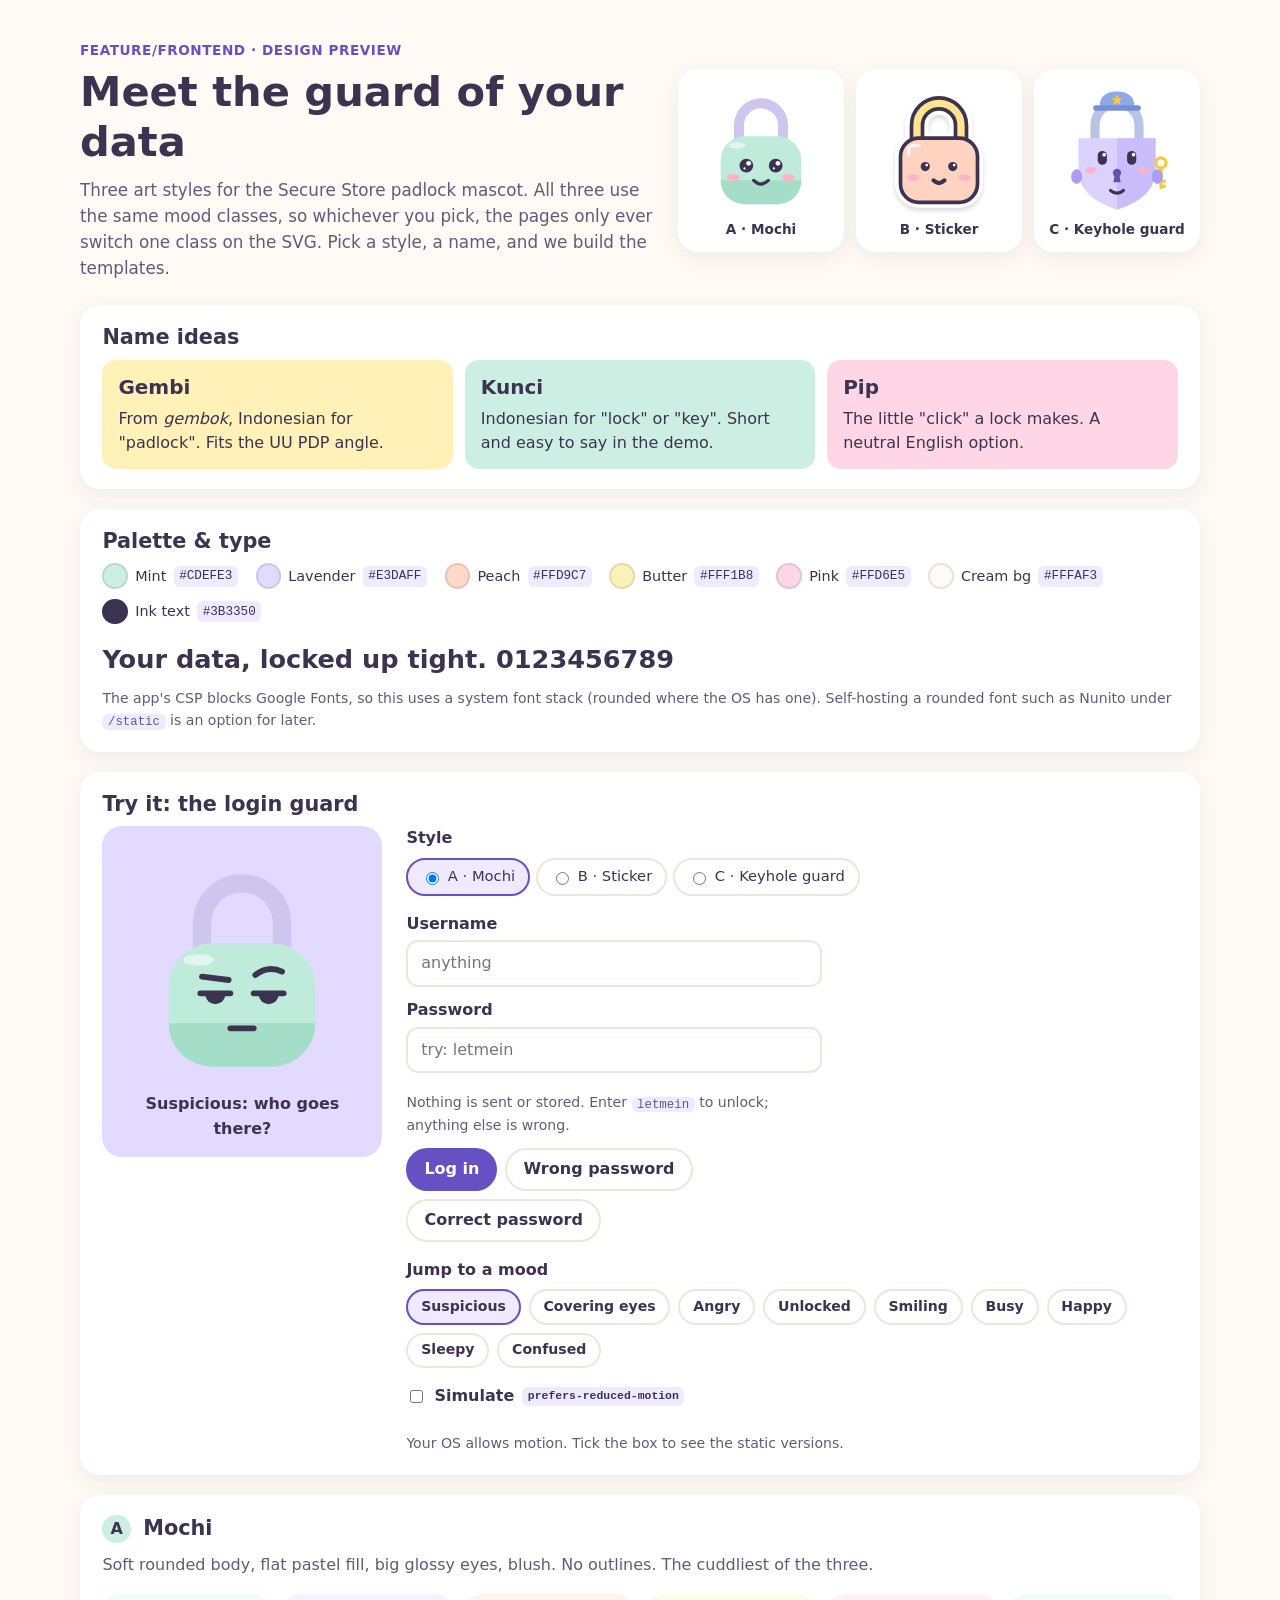
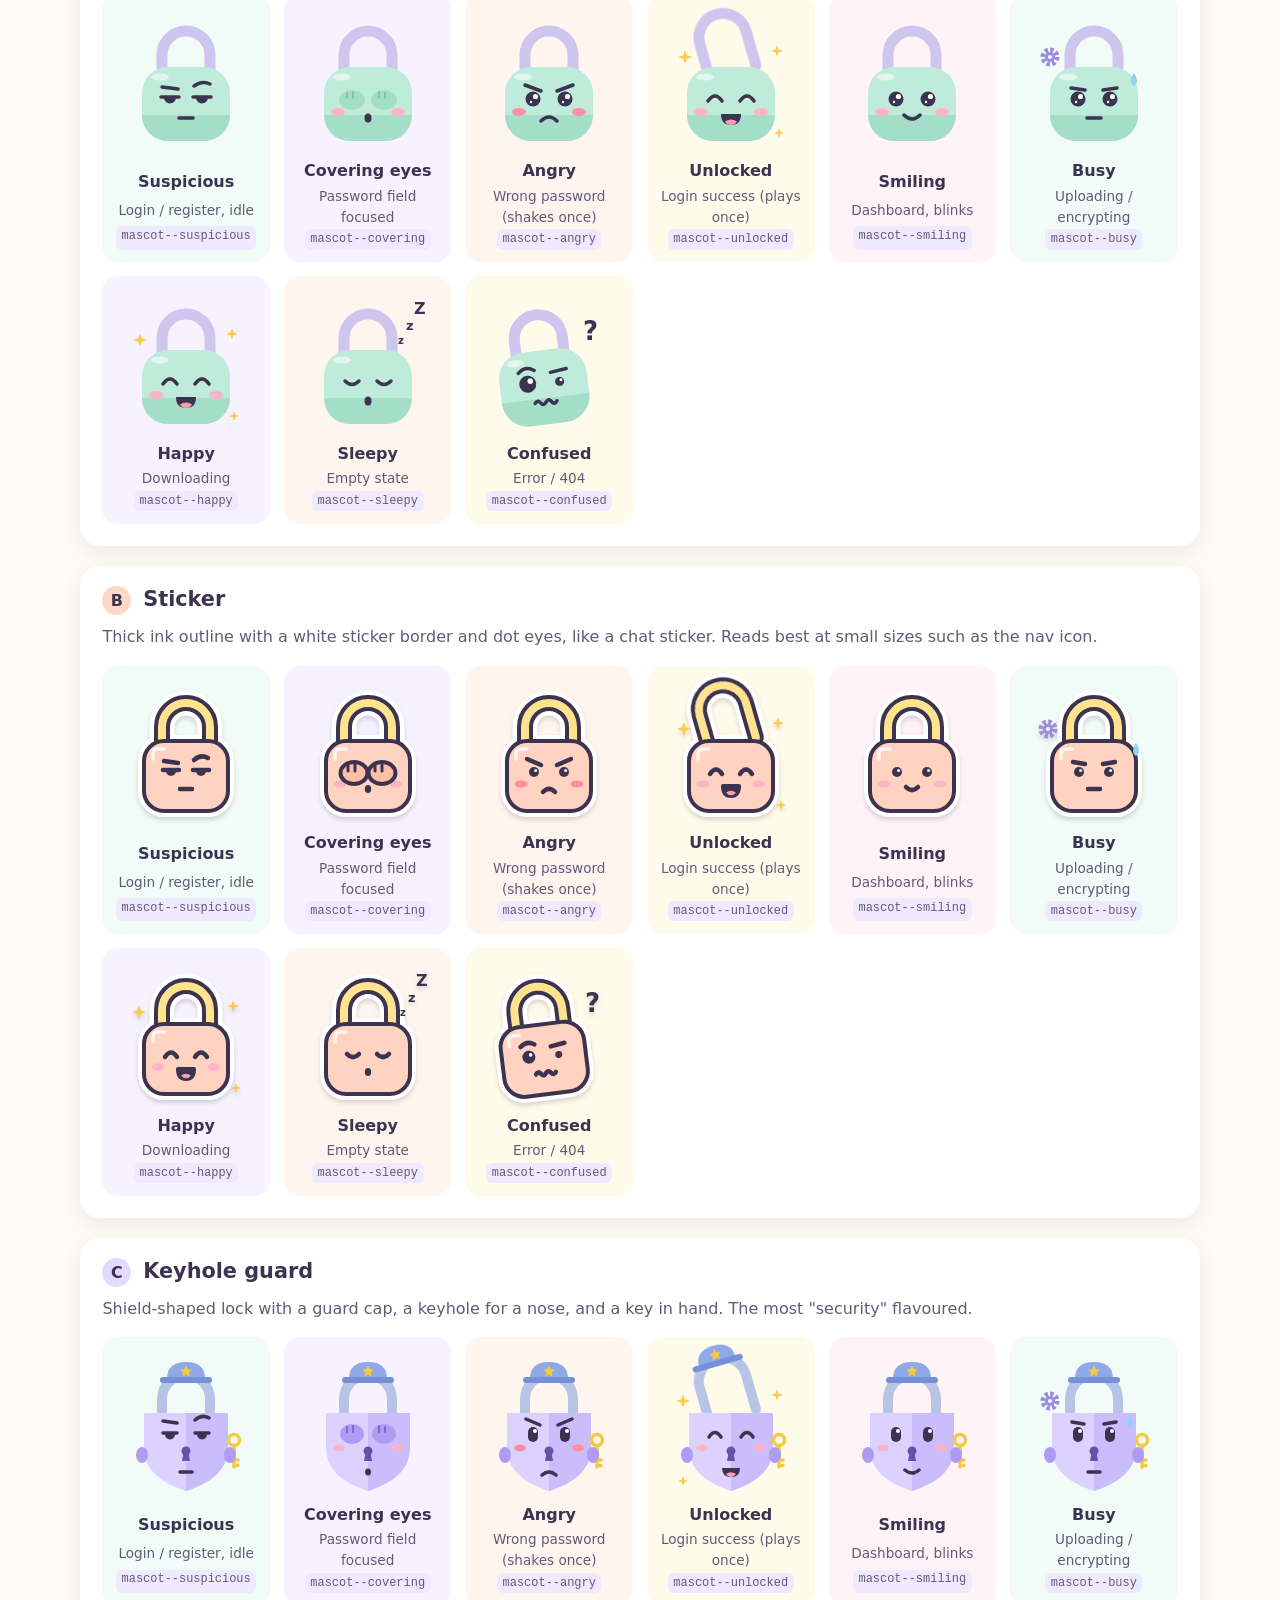
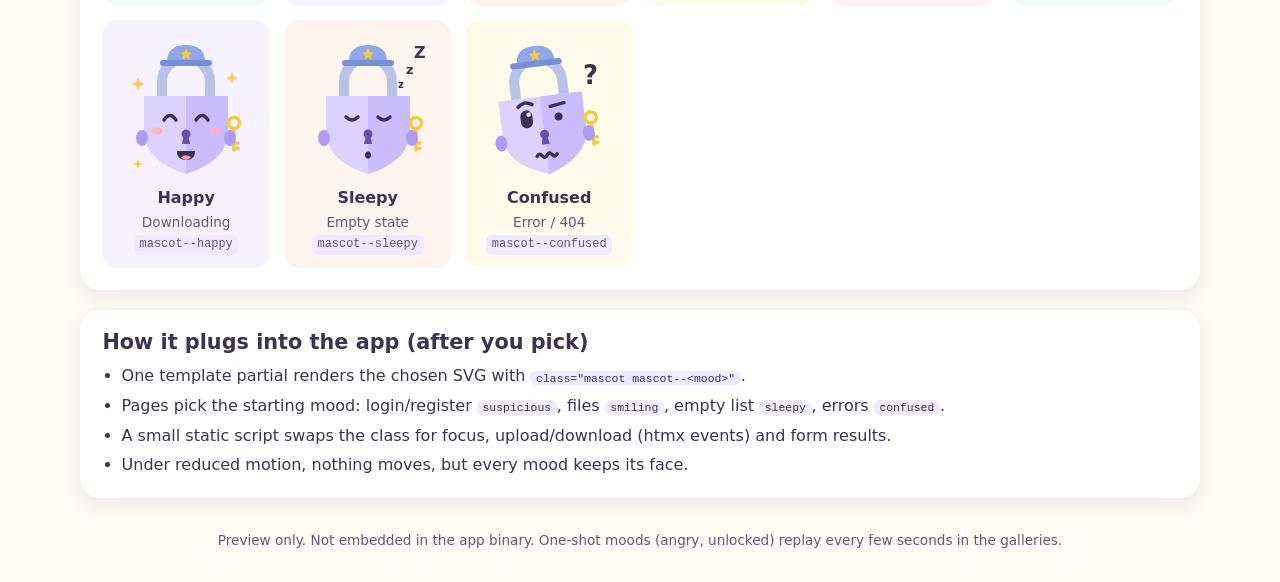
<file: docs/design/mascot-preview/index.html>
<!doctype html>
<html lang="en">
<head>
  <meta charset="utf-8">
  <meta name="viewport" content="width=device-width, initial-scale=1">
  <title>Mascot Style Preview · Secure Store</title>
  <!-- Same rules as the app's CSP: no inline styles, scripts or handlers. -->
  <link rel="stylesheet" href="mascot.css">
  <link rel="stylesheet" href="preview.css">
  <script src="preview.js" defer></script>
</head>
<body>
  <header class="hero">
    <div class="hero-text">
      <p class="eyebrow">feature/frontend · design preview</p>
      <h1>Meet the guard of your data</h1>
      <p class="lead">
        Three art styles for the Secure Store padlock mascot. All three use the
        same mood classes, so whichever you pick, the pages only ever switch one
        class on the SVG. Pick a style, a name, and we build the templates.
      </p>
    </div>
    <div class="hero-mascots">
      <div class="hero-slot"><div data-mascot="a" data-mood="smiling"></div><span>A · Mochi</span></div>
      <div class="hero-slot"><div data-mascot="b" data-mood="smiling"></div><span>B · Sticker</span></div>
      <div class="hero-slot"><div data-mascot="c" data-mood="smiling"></div><span>C · Keyhole guard</span></div>
    </div>
  </header>

  <main>
    <section class="card">
      <h2>Name ideas</h2>
      <ul class="names">
        <li><strong>Gembi</strong><span>From <em>gembok</em>, Indonesian for "padlock". Fits the UU PDP angle.</span></li>
        <li><strong>Kunci</strong><span>Indonesian for "lock" or "key". Short and easy to say in the demo.</span></li>
        <li><strong>Pip</strong><span>The little "click" a lock makes. A neutral English option.</span></li>
      </ul>
    </section>

    <section class="card">
      <h2>Palette &amp; type</h2>
      <ul class="swatches">
        <li><span class="swatch swatch--mint"></span>Mint <code>#CDEFE3</code></li>
        <li><span class="swatch swatch--lavender"></span>Lavender <code>#E3DAFF</code></li>
        <li><span class="swatch swatch--peach"></span>Peach <code>#FFD9C7</code></li>
        <li><span class="swatch swatch--butter"></span>Butter <code>#FFF1B8</code></li>
        <li><span class="swatch swatch--pink"></span>Pink <code>#FFD6E5</code></li>
        <li><span class="swatch swatch--cream"></span>Cream bg <code>#FFFAF3</code></li>
        <li><span class="swatch swatch--ink"></span>Ink text <code>#3B3350</code></li>
      </ul>
      <p class="font-sample">Your data, locked up tight. 0123456789</p>
      <p class="note">
        The app's CSP blocks Google Fonts, so this uses a system font stack
        (rounded where the OS has one). Self-hosting a rounded font such as
        Nunito under <code>/static</code> is an option for later.
      </p>
    </section>

    <section class="card demo" aria-labelledby="demo-title">
      <h2 id="demo-title">Try it: the login guard</h2>
      <div class="demo-grid">
        <div class="demo-stage-wrap">
          <div id="demo-stage" class="demo-stage"></div>
          <p id="demo-status" class="demo-status" aria-live="polite">Suspicious: who goes there?</p>
        </div>
        <div class="demo-controls">
          <fieldset class="segmented">
            <legend>Style</legend>
            <label><input type="radio" name="demo-style" value="a" checked> A · Mochi</label>
            <label><input type="radio" name="demo-style" value="b"> B · Sticker</label>
            <label><input type="radio" name="demo-style" value="c"> C · Keyhole guard</label>
          </fieldset>

          <form id="demo-form" class="demo-form" autocomplete="off" novalidate>
            <label>Username <input id="demo-user" type="text" autocomplete="off" placeholder="anything"></label>
            <label>Password <input id="demo-pass" type="password" autocomplete="off" placeholder="try: letmein"></label>
            <p class="note">Nothing is sent or stored. Enter <code>letmein</code> to unlock; anything else is wrong.</p>
            <div class="button-row">
              <button type="submit" class="btn btn--primary">Log in</button>
              <button type="button" id="demo-wrong" class="btn">Wrong password</button>
              <button type="button" id="demo-right" class="btn">Correct password</button>
            </div>
          </form>

          <fieldset class="chips">
            <legend>Jump to a mood</legend>
            <div id="demo-moods" class="chip-row"></div>
          </fieldset>

          <label class="toggle">
            <input type="checkbox" id="demo-reduce">
            Simulate <code>prefers-reduced-motion</code>
          </label>
          <p id="demo-os-motion" class="note"></p>
        </div>
      </div>
    </section>

    <section class="style-section" aria-labelledby="style-a-title">
      <div class="style-head">
        <h2 id="style-a-title"><span class="tag tag--mint">A</span> Mochi</h2>
        <p>Soft rounded body, flat pastel fill, big glossy eyes, blush. No outlines. The cuddliest of the three.</p>
      </div>
      <div class="gallery" data-gallery="a"></div>
    </section>

    <section class="style-section" aria-labelledby="style-b-title">
      <div class="style-head">
        <h2 id="style-b-title"><span class="tag tag--peach">B</span> Sticker</h2>
        <p>Thick ink outline with a white sticker border and dot eyes, like a chat sticker. Reads best at small sizes such as the nav icon.</p>
      </div>
      <div class="gallery" data-gallery="b"></div>
    </section>

    <section class="style-section" aria-labelledby="style-c-title">
      <div class="style-head">
        <h2 id="style-c-title"><span class="tag tag--lavender">C</span> Keyhole guard</h2>
        <p>Shield-shaped lock with a guard cap, a keyhole for a nose, and a key in hand. The most "security" flavoured.</p>
      </div>
      <div class="gallery" data-gallery="c"></div>
    </section>

    <section class="card">
      <h2>How it plugs into the app (after you pick)</h2>
      <ul class="plain">
        <li>One template partial renders the chosen SVG with <code>class="mascot mascot--&lt;mood&gt;"</code>.</li>
        <li>Pages pick the starting mood: login/register <code>suspicious</code>, files <code>smiling</code>, empty list <code>sleepy</code>, errors <code>confused</code>.</li>
        <li>A small static script swaps the class for focus, upload/download (htmx events) and form results.</li>
        <li>Under reduced motion, nothing moves, but every mood keeps its face.</li>
      </ul>
    </section>
  </main>

  <footer class="footer">
    Preview only. Not embedded in the app binary.
    One-shot moods (angry, unlocked) replay every few seconds in the galleries.
  </footer>

  <!-- ===== Mascot templates. preview.js clones them, so they carry no ids. ===== -->

  <!-- Style A: Mochi -->
  <template id="mascot-a">
    <svg class="mascot mascot--a" viewBox="0 0 120 140" role="img">
      <g class="m-figure">
        <path class="m-shackle m-shackle-bar" d="M36 80 V44 a24 24 0 0 1 48 0 V80"/>
        <rect class="m-body" x="16" y="56" width="88" height="74" rx="26"/>
        <path class="m-shade" d="M16 104 H104 A26 26 0 0 1 78 130 H42 A26 26 0 0 1 16 104 Z"/>
        <ellipse class="m-gloss" cx="34" cy="66" rx="9" ry="3.5"/>

        <g class="m-v m-blush"><ellipse cx="30" cy="101" rx="7" ry="4"/><ellipse cx="90" cy="101" rx="7" ry="4"/></g>

        <g class="m-v m-eyes-open">
          <circle class="m-ink" cx="44" cy="88" r="7.5"/><circle class="m-ink" cx="76" cy="88" r="7.5"/>
          <circle class="m-white" cx="46.5" cy="85.5" r="2.6"/><circle class="m-white" cx="78.5" cy="85.5" r="2.6"/>
          <circle class="m-white" cx="42" cy="91" r="1.2"/><circle class="m-white" cx="74" cy="91" r="1.2"/>
        </g>
        <g class="m-v m-eyes-narrow">
          <path class="m-ink-stroke" d="M35 86 H53 M67 86 H85"/>
          <g class="m-pupils"><path class="m-ink" d="M38 86.5 a6 6 0 0 0 12 0 z"/><path class="m-ink" d="M70 86.5 a6 6 0 0 0 12 0 z"/></g>
        </g>
        <path class="m-v m-eyes-happy m-ink-stroke" d="M37 90 q7 -10 14 0 M69 90 q7 -10 14 0"/>
        <path class="m-v m-eyes-closed m-ink-stroke" d="M37 87 q7 7 14 0 M69 87 q7 7 14 0"/>
        <g class="m-v m-eyes-uneven">
          <circle class="m-ink" cx="44" cy="88" r="8.5"/><circle class="m-white" cx="46.8" cy="85.2" r="2.8"/>
          <circle class="m-ink" cx="76" cy="89" r="4.5"/><circle class="m-white" cx="77.5" cy="87.5" r="1.5"/>
        </g>

        <path class="m-v m-brows-sus m-ink-stroke" d="M36 76 L52 78 M68 75 Q76 69 84 73"/>
        <path class="m-v m-brows-angry m-ink-stroke" d="M36 74 L52 80 M84 74 L68 80"/>
        <path class="m-v m-brows-busy m-ink-stroke" d="M37 77 L51 79 M83 77 L69 79"/>
        <path class="m-v m-brows-confused m-ink-stroke" d="M36 76 Q44 69 52 75 M68 79 L84 77"/>

        <path class="m-v m-mouth-smile m-ink-stroke" d="M52 104 q8 8 16 0"/>
        <g class="m-v m-mouth-open">
          <path class="m-ink" d="M50 103 h20 q0 11 -10 11 q-10 0 -10 -11z"/>
          <path class="m-tongue" d="M54 110.5 q6 -4 12 0 q-2 3.5 -6 3.5 q-4 0 -6 -3.5z"/>
        </g>
        <path class="m-v m-mouth-frown m-ink-stroke" d="M52 110 q8 -8 16 0"/>
        <path class="m-v m-mouth-flat m-ink-stroke" d="M53 107 h14"/>
        <ellipse class="m-v m-mouth-o m-ink" cx="60" cy="107" rx="3.5" ry="4.5"/>
        <path class="m-v m-mouth-wavy m-ink-stroke" d="M49 108 q2.75 -4 5.5 0 t5.5 0 t5.5 0 t5.5 0"/>

        <g class="m-hands">
          <ellipse class="m-hand" cx="44" cy="89" rx="13" ry="10"/><ellipse class="m-hand" cx="76" cy="89" rx="13" ry="10"/>
          <path class="m-hand-line" d="M39 82 v5 M45 81 v6 M71 81 v6 M77 82 v5"/>
        </g>
      </g>

      <g class="m-v m-sparkles">
        <g transform="translate(14 46)"><path class="m-spark" d="M0 -7 L1.8 -1.8 L7 0 L1.8 1.8 L0 7 L-1.8 1.8 L-7 0 L-1.8 -1.8Z"/></g>
        <g transform="translate(106 40)"><path class="m-spark" d="M0 -6 L1.5 -1.5 L6 0 L1.5 1.5 L0 6 L-1.5 1.5 L-6 0 L-1.5 -1.5Z"/></g>
        <g transform="translate(108 122)"><path class="m-spark" d="M0 -5 L1.3 -1.3 L5 0 L1.3 1.3 L0 5 L-1.3 1.3 L-5 0 L-1.3 -1.3Z"/></g>
      </g>
      <g class="m-v m-zzz">
        <text class="m-z m-z1" x="90" y="50">z</text>
        <text class="m-z m-z2" x="98" y="36">z</text>
        <text class="m-z m-z3" x="106" y="20">Z</text>
      </g>
      <text class="m-v m-question" x="94" y="46">?</text>
      <path class="m-v m-sweat" d="M100 62 q6 9 0 13 q-6 -4 0 -13z"/>
      <g transform="translate(16 46)">
        <g class="m-v m-gear"><circle class="m-gear-teeth" r="7"/><circle class="m-gear-hub" r="5"/><circle class="m-white" r="2"/></g>
      </g>
    </svg>
  </template>

  <!-- Style B: Sticker -->
  <template id="mascot-b">
    <svg class="mascot mascot--b" viewBox="0 0 120 140" role="img">
      <g class="m-figure">
        <path class="m-shackle m-sticker-line" d="M36 80 V44 a24 24 0 0 1 48 0 V80"/>
        <rect class="m-sticker-fill" x="18" y="58" width="84" height="70" rx="20"/>
        <g class="m-shackle">
          <path class="m-shackle-outline" d="M36 80 V44 a24 24 0 0 1 48 0 V80"/>
          <path class="m-shackle-bar" d="M36 80 V44 a24 24 0 0 1 48 0 V80"/>
        </g>
        <rect class="m-body m-outlined" x="18" y="58" width="84" height="70" rx="20"/>
        <path class="m-gloss-line" d="M27 76 V71 q0 -5 5 -5 h6"/>

        <g class="m-v m-blush"><ellipse cx="32" cy="101" rx="6.5" ry="3.5"/><ellipse cx="88" cy="101" rx="6.5" ry="3.5"/></g>

        <g class="m-v m-eyes-open">
          <circle class="m-ink" cx="45" cy="89" r="5"/><circle class="m-ink" cx="75" cy="89" r="5"/>
          <circle class="m-white" cx="46.6" cy="87.4" r="1.5"/><circle class="m-white" cx="76.6" cy="87.4" r="1.5"/>
        </g>
        <g class="m-v m-eyes-narrow">
          <path class="m-ink-stroke" d="M37 87 H53 M67 87 H83"/>
          <g class="m-pupils"><path class="m-ink" d="M40 88 a5 5 0 0 0 10 0 z"/><path class="m-ink" d="M70 88 a5 5 0 0 0 10 0 z"/></g>
        </g>
        <path class="m-v m-eyes-happy m-ink-stroke" d="M39 91 q6 -9 12 0 M69 91 q6 -9 12 0"/>
        <path class="m-v m-eyes-closed m-ink-stroke" d="M39 88 q6 6 12 0 M69 88 q6 6 12 0"/>
        <g class="m-v m-eyes-uneven">
          <circle class="m-ink" cx="45" cy="89" r="6.5"/><circle class="m-white" cx="47" cy="87" r="1.8"/>
          <circle class="m-ink" cx="75" cy="90" r="3.5"/>
        </g>

        <path class="m-v m-brows-sus m-ink-stroke" d="M38 78 L52 80 M68 77 Q75 71 82 75"/>
        <path class="m-v m-brows-angry m-ink-stroke" d="M38 76 L52 82 M82 76 L68 82"/>
        <path class="m-v m-brows-busy m-ink-stroke" d="M39 79 L51 81 M81 79 L69 81"/>
        <path class="m-v m-brows-confused m-ink-stroke" d="M38 78 Q45 72 52 77 M68 81 L82 79"/>

        <path class="m-v m-mouth-smile m-ink-stroke" d="M54 104 q6 6 12 0"/>
        <g class="m-v m-mouth-open">
          <path class="m-ink m-outlined" d="M52 103 h16 q0 10 -8 10 q-8 0 -8 -10z"/>
          <path class="m-tongue" d="M55 109.5 q5 -3.5 10 0 q-2 2.8 -5 2.8 q-3 0 -5 -2.8z"/>
        </g>
        <path class="m-v m-mouth-frown m-ink-stroke" d="M54 109 q6 -6 12 0"/>
        <path class="m-v m-mouth-flat m-ink-stroke" d="M54 106 h12"/>
        <ellipse class="m-v m-mouth-o m-ink" cx="60" cy="106" rx="3.2" ry="4"/>
        <path class="m-v m-mouth-wavy m-ink-stroke" d="M50 107 q2.5 -3.5 5 0 t5 0 t5 0 t5 0"/>

        <g class="m-hands">
          <ellipse class="m-hand" cx="46" cy="90" rx="13.5" ry="11"/><ellipse class="m-hand" cx="74" cy="90" rx="13.5" ry="11"/>
          <path class="m-hand-line" d="M40 82 v6 M47 81 v7 M67 81 v7 M74 82 v6"/>
        </g>
      </g>

      <g class="m-v m-sparkles">
        <g transform="translate(13 46)"><path class="m-spark" d="M0 -7 L1.8 -1.8 L7 0 L1.8 1.8 L0 7 L-1.8 1.8 L-7 0 L-1.8 -1.8Z"/></g>
        <g transform="translate(107 40)"><path class="m-spark" d="M0 -6 L1.5 -1.5 L6 0 L1.5 1.5 L0 6 L-1.5 1.5 L-6 0 L-1.5 -1.5Z"/></g>
        <g transform="translate(110 122)"><path class="m-spark" d="M0 -5 L1.3 -1.3 L5 0 L1.3 1.3 L0 5 L-1.3 1.3 L-5 0 L-1.3 -1.3Z"/></g>
      </g>
      <g class="m-v m-zzz">
        <text class="m-z m-z1" x="92" y="50">z</text>
        <text class="m-z m-z2" x="100" y="36">z</text>
        <text class="m-z m-z3" x="108" y="20">Z</text>
      </g>
      <text class="m-v m-question" x="96" y="46">?</text>
      <path class="m-v m-sweat" d="M102 60 q6 9 0 13 q-6 -4 0 -13z"/>
      <g transform="translate(14 46)">
        <g class="m-v m-gear"><circle class="m-gear-teeth" r="7"/><circle class="m-gear-hub" r="5"/><circle class="m-white" r="2"/></g>
      </g>
    </svg>
  </template>

  <!-- Style C: Keyhole guard -->
  <template id="mascot-c">
    <svg class="mascot mascot--c" viewBox="0 0 120 140" role="img">
      <g class="m-figure">
        <g class="m-shackle">
          <path class="m-shackle-bar" d="M36 80 V44 a24 24 0 0 1 48 0 V80"/>
          <path class="m-cap" d="M41 24 Q41 7 60 7 Q79 7 79 24 Z"/>
          <rect class="m-cap-brim" x="34" y="22" width="52" height="6" rx="3"/>
          <path class="m-cap-star" d="M60 10.5 l1.8 3.6 4 0.6 -2.9 2.8 0.7 4 -3.6 -1.9 -3.6 1.9 0.7 -4 -2.9 -2.8 4 -0.6z"/>
        </g>
        <path class="m-body" d="M18 58 H102 V92 C102 116 84 128 60 136 C36 128 18 116 18 92 Z"/>
        <path class="m-shade" d="M60 58 H102 V92 C102 116 84 128 60 136 Z"/>

        <g class="m-v m-blush"><ellipse cx="31" cy="93" rx="6" ry="3.5"/><ellipse cx="89" cy="93" rx="6" ry="3.5"/></g>

        <g class="m-v m-eyes-open">
          <rect class="m-ink" x="39" y="72" width="10" height="15" rx="5"/><rect class="m-ink" x="71" y="72" width="10" height="15" rx="5"/>
          <circle class="m-white" cx="46" cy="76" r="2"/><circle class="m-white" cx="78" cy="76" r="2"/>
        </g>
        <g class="m-v m-eyes-narrow">
          <path class="m-ink-stroke" d="M37 78 H51 M69 78 H83"/>
          <g class="m-pupils"><path class="m-ink" d="M39 78.5 h10 v1 a5 5 0 0 1 -10 0z"/><path class="m-ink" d="M71 78.5 h10 v1 a5 5 0 0 1 -10 0z"/></g>
        </g>
        <path class="m-v m-eyes-happy m-ink-stroke" d="M38 82 q6 -9 12 0 M70 82 q6 -9 12 0"/>
        <path class="m-v m-eyes-closed m-ink-stroke" d="M38 79 q6 6 12 0 M70 79 q6 6 12 0"/>
        <g class="m-v m-eyes-uneven">
          <rect class="m-ink" x="38" y="70" width="12" height="18" rx="6"/><circle class="m-white" cx="46.5" cy="74.5" r="2.2"/>
          <circle class="m-ink" cx="76" cy="80" r="4"/>
        </g>

        <path class="m-v m-brows-sus m-ink-stroke" d="M37 66 L51 68 M69 65 Q76 59 83 63"/>
        <path class="m-v m-brows-angry m-ink-stroke" d="M37 64 L51 70 M83 64 L69 70"/>
        <path class="m-v m-brows-busy m-ink-stroke" d="M38 67 L50 69 M82 67 L70 69"/>
        <path class="m-v m-brows-confused m-ink-stroke" d="M37 66 Q44 60 51 65 M69 69 L83 67"/>

        <g class="m-keyhole"><circle cx="60" cy="96" r="4.5"/><path d="M57.5 98 L56 106 H64 L62.5 98 Z"/></g>

        <path class="m-v m-mouth-smile m-ink-stroke" d="M53 115 q7 6 14 0"/>
        <g class="m-v m-mouth-open">
          <path class="m-ink" d="M51 113 h18 q0 9 -9 9 q-9 0 -9 -9z"/>
          <path class="m-tongue" d="M55 119 q5 -3.5 10 0 q-2 3 -5 3 q-3 0 -5 -3z"/>
        </g>
        <path class="m-v m-mouth-frown m-ink-stroke" d="M53 120 q7 -6 14 0"/>
        <path class="m-v m-mouth-flat m-ink-stroke" d="M54 117 h12"/>
        <ellipse class="m-v m-mouth-o m-ink" cx="60" cy="117" rx="3" ry="3.5"/>
        <path class="m-v m-mouth-wavy m-ink-stroke" d="M50 117 q2.5 -3.5 5 0 t5 0 t5 0 t5 0"/>

        <g class="m-arms-rest">
          <circle class="m-key" cx="108" cy="85" r="5.5"/>
          <path class="m-key" d="M108 90.5 V112 M108 105 h4 M108 110.5 h4"/>
          <ellipse class="m-hand" cx="16" cy="100" rx="6" ry="8"/>
          <ellipse class="m-hand" cx="104" cy="100" rx="6" ry="8"/>
        </g>
        <g class="m-hands">
          <ellipse class="m-hand" cx="44" cy="79" rx="12" ry="10"/><ellipse class="m-hand" cx="76" cy="79" rx="12" ry="10"/>
          <path class="m-hand-line" d="M39 72 v5 M45 71 v6 M71 71 v6 M77 72 v5"/>
        </g>
      </g>

      <g class="m-v m-sparkles">
        <g transform="translate(12 46)"><path class="m-spark" d="M0 -7 L1.8 -1.8 L7 0 L1.8 1.8 L0 7 L-1.8 1.8 L-7 0 L-1.8 -1.8Z"/></g>
        <g transform="translate(106 40)"><path class="m-spark" d="M0 -6 L1.5 -1.5 L6 0 L1.5 1.5 L0 6 L-1.5 1.5 L-6 0 L-1.5 -1.5Z"/></g>
        <g transform="translate(12 126)"><path class="m-spark" d="M0 -5 L1.3 -1.3 L5 0 L1.3 1.3 L0 5 L-1.3 1.3 L-5 0 L-1.3 -1.3Z"/></g>
      </g>
      <g class="m-v m-zzz">
        <text class="m-z m-z1" x="90" y="50">z</text>
        <text class="m-z m-z2" x="98" y="36">z</text>
        <text class="m-z m-z3" x="106" y="20">Z</text>
      </g>
      <text class="m-v m-question" x="94" y="46">?</text>
      <path class="m-v m-sweat" d="M96 60 q6 9 0 13 q-6 -4 0 -13z"/>
      <g transform="translate(16 46)">
        <g class="m-v m-gear"><circle class="m-gear-teeth" r="7"/><circle class="m-gear-hub" r="5"/><circle class="m-white" r="2"/></g>
      </g>
    </svg>
  </template>
</body>
</html>
</file>
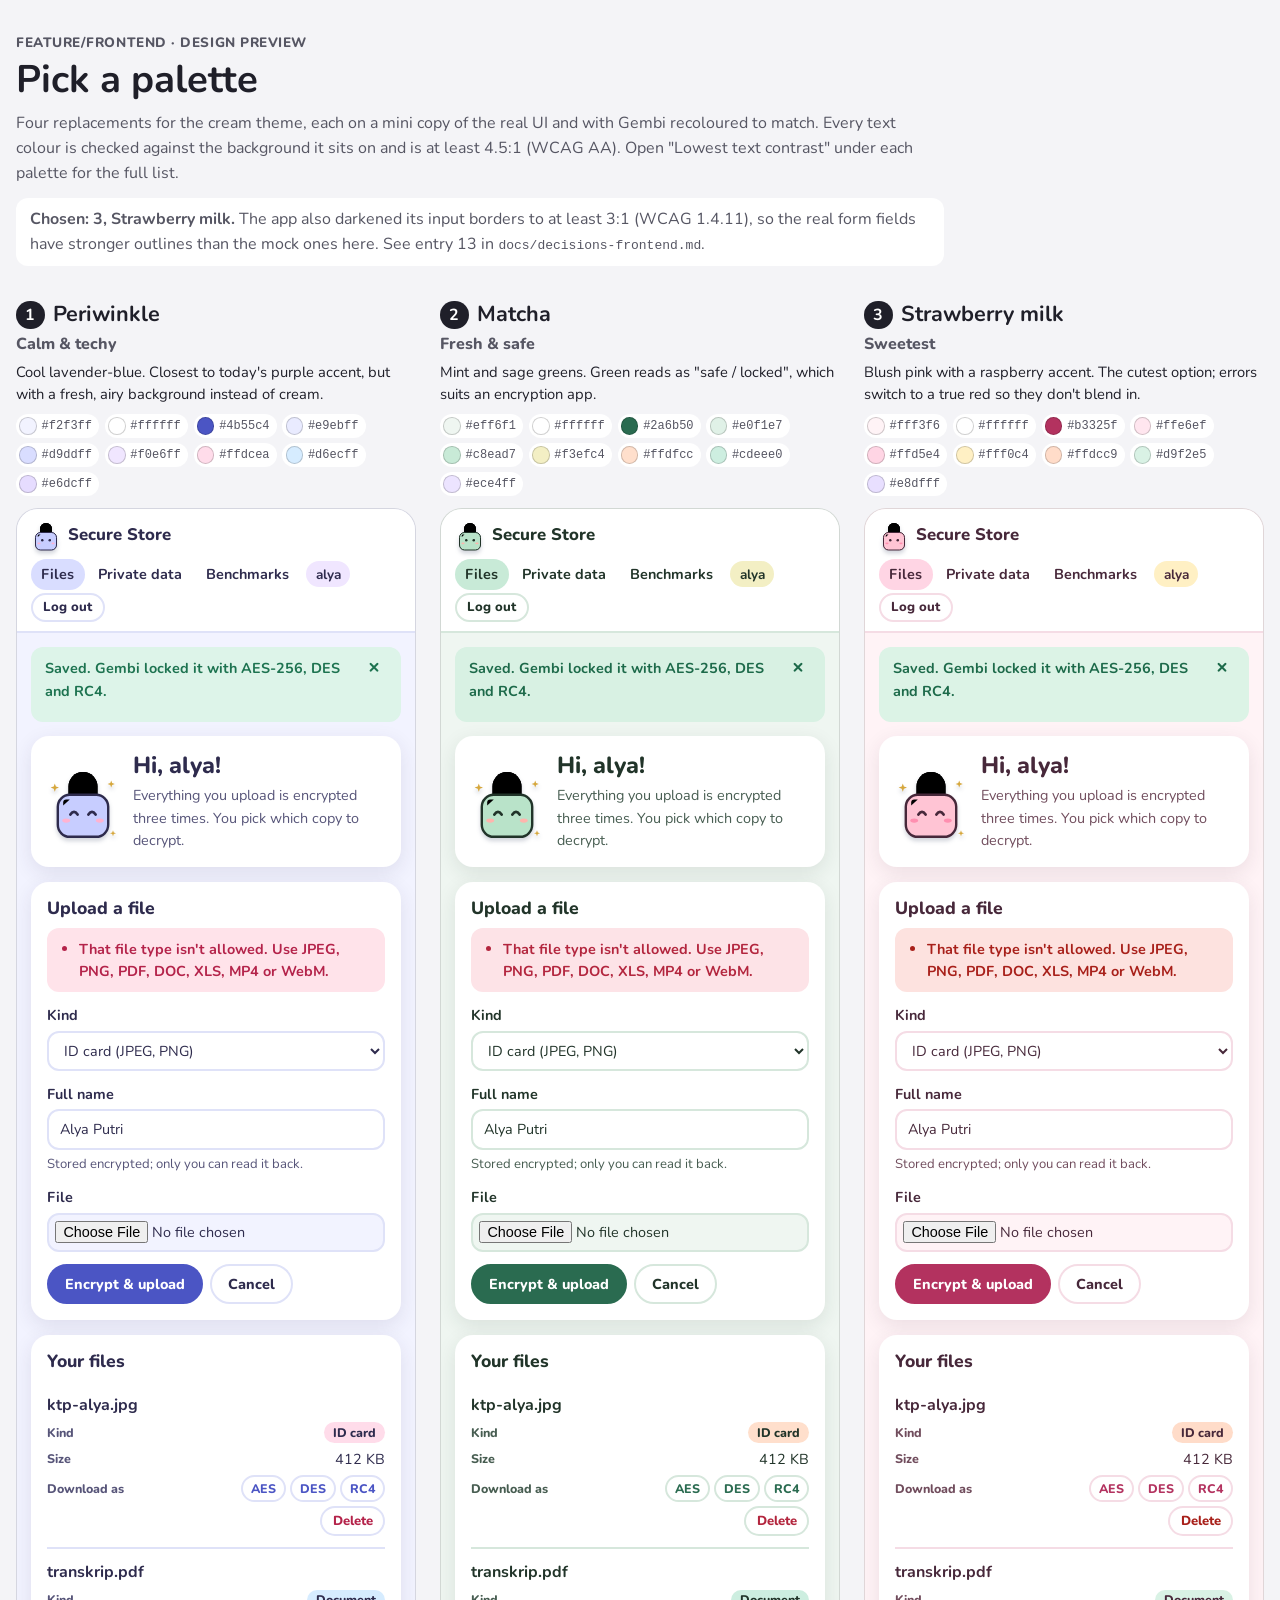
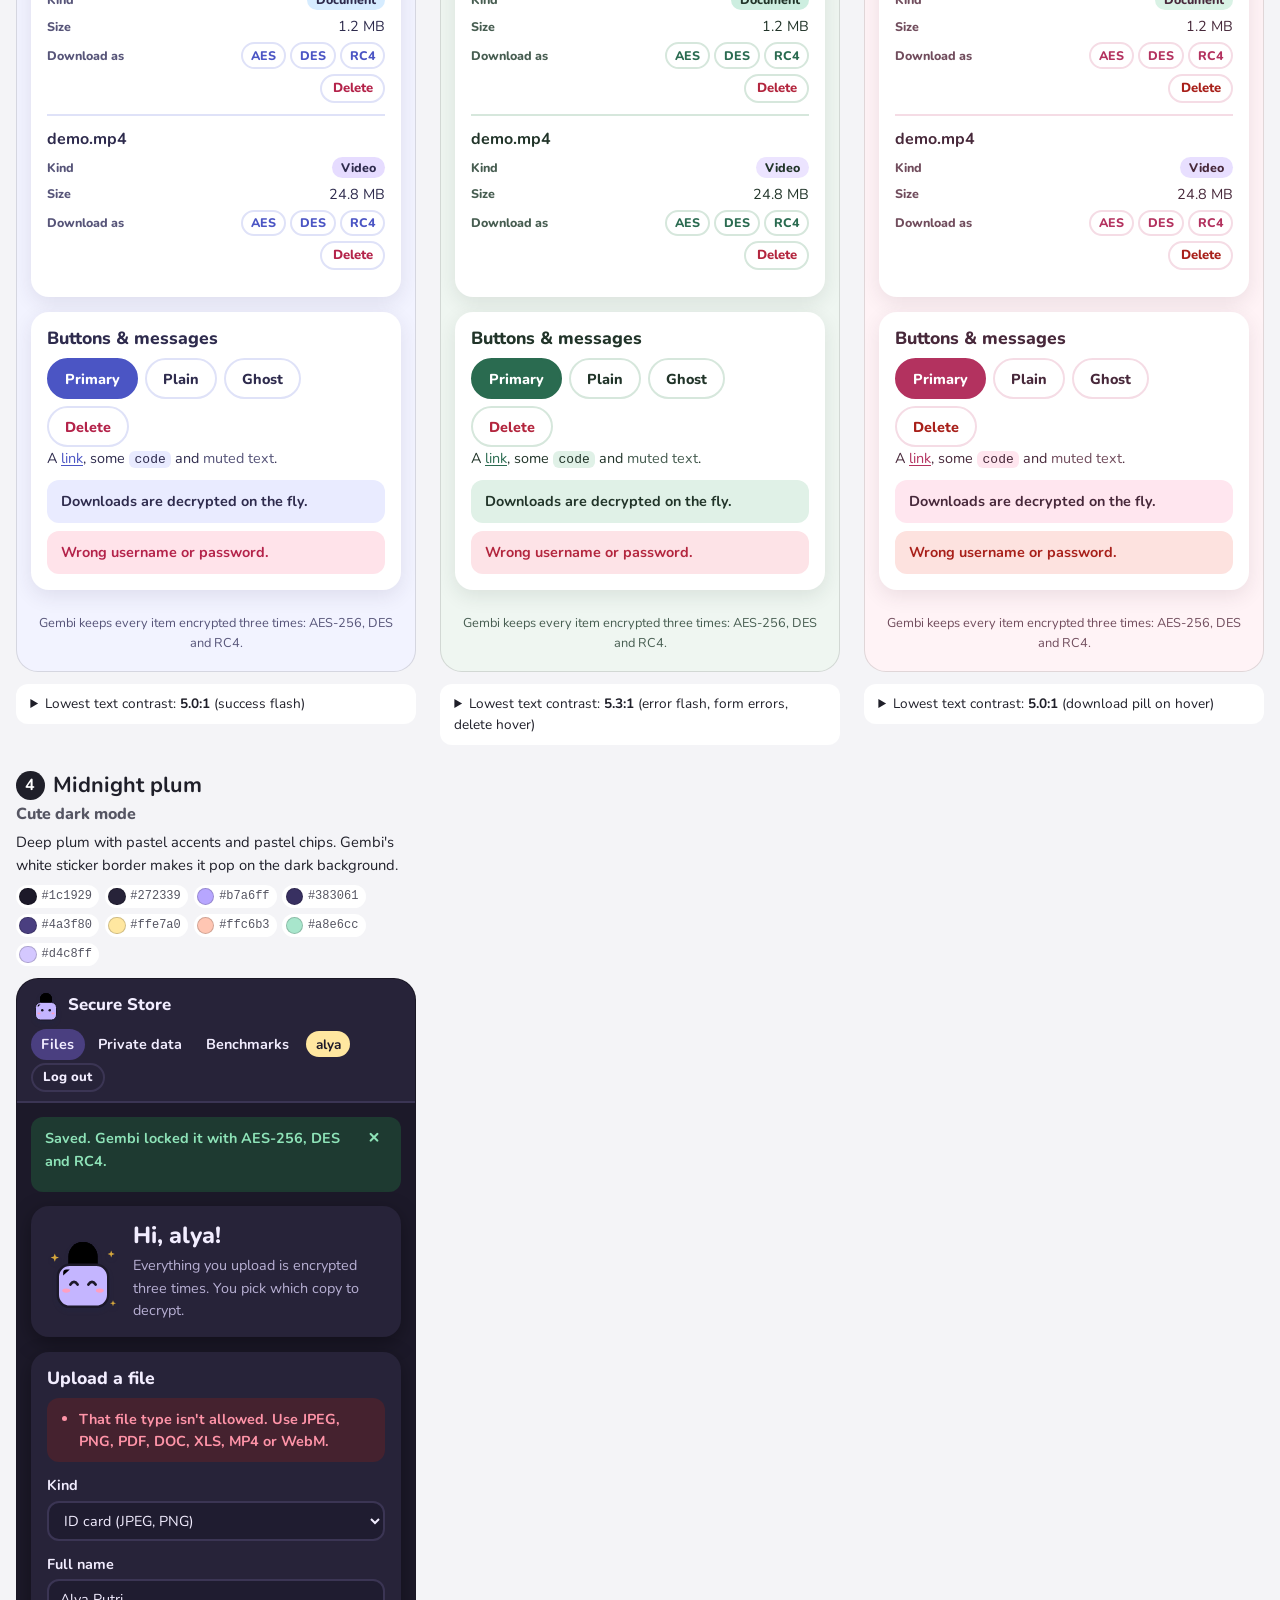
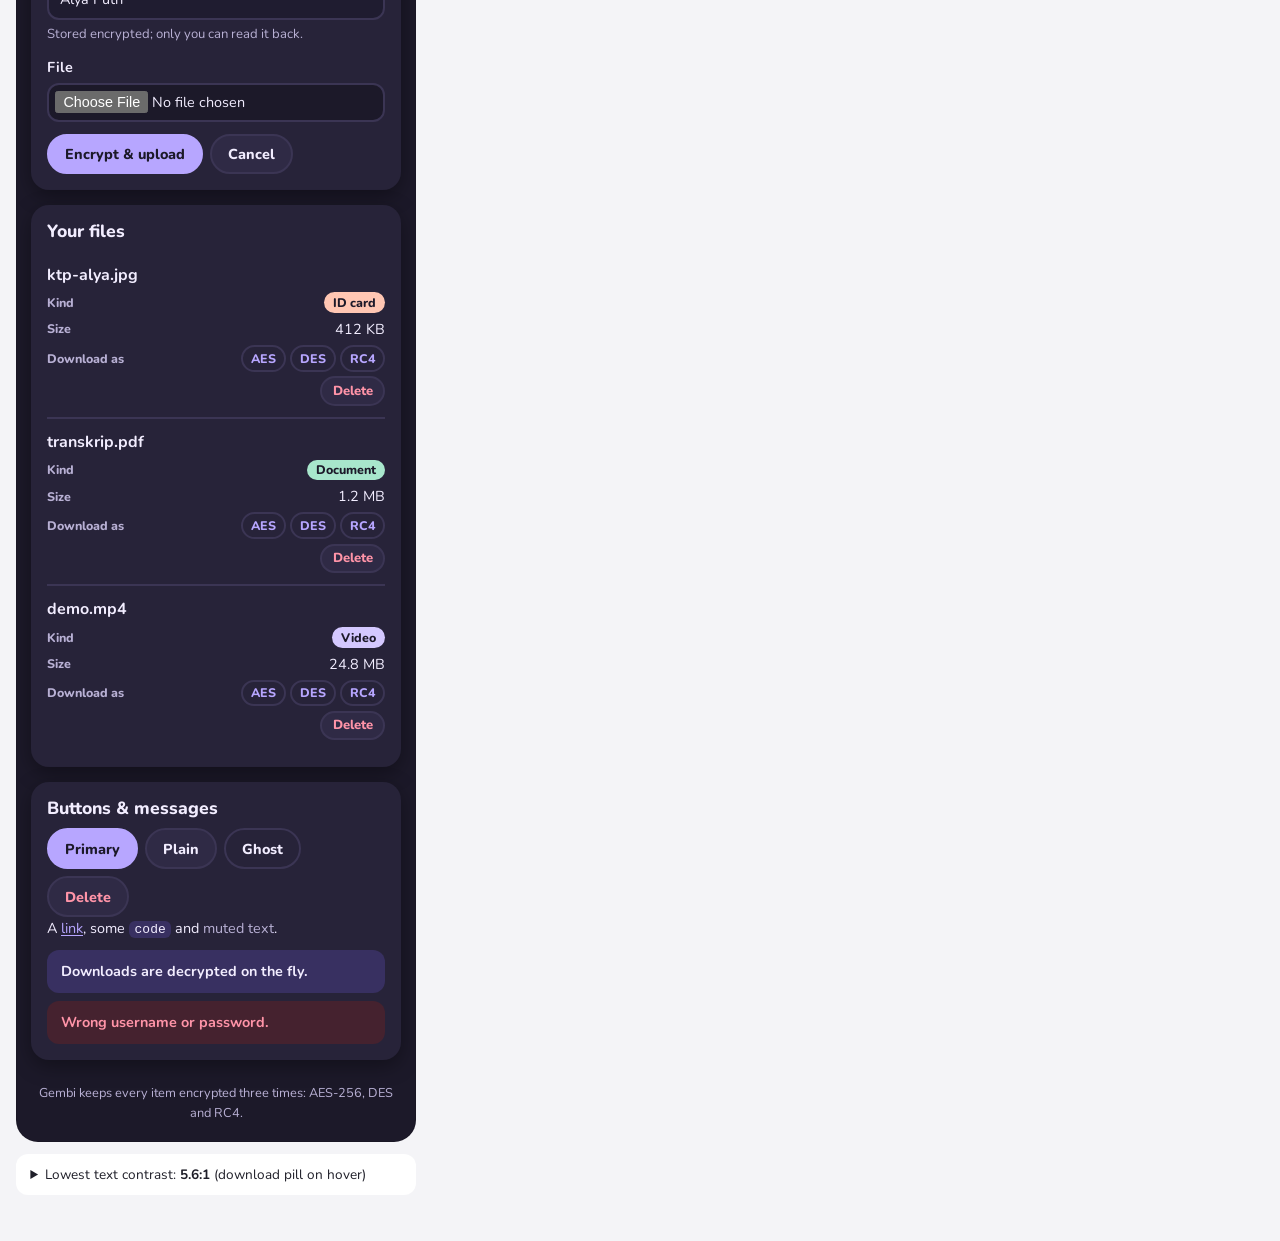
<file: docs/design/palette-preview/index.html>
<!doctype html>
<html lang="en">
<head>
  <meta charset="utf-8">
  <meta name="viewport" content="width=device-width, initial-scale=1">
  <title>Palette Preview · Secure Store</title>
  <!-- Same rules as the app's CSP: no inline styles, scripts or handlers.
       Gembi uses the app's real mascot.css; each palette only overrides its colour variables. -->
  <link rel="icon" href="../../../internal/web/static/favicon.svg" type="image/svg+xml">
  <link rel="stylesheet" href="../../../internal/web/static/mascot.css">
  <link rel="stylesheet" href="preview.css">
  <link rel="stylesheet" href="palettes.css">
</head>
<body>
  <header class="pv-hero">
    <p class="pv-eyebrow">feature/frontend · design preview</p>
    <h1>Pick a palette</h1>
    <p class="pv-lead">
      Four replacements for the cream theme, each on a mini copy of the real UI and with Gembi
      recoloured to match. Every text colour is checked against the background it sits on and is
      at least 4.5:1 (WCAG AA). Open "Lowest text contrast" under each palette for the full list.
    </p>
    <p class="pv-lead pv-chosen">
      <strong>Chosen: 3, Strawberry milk.</strong> The app also darkened its input borders to at least
      3:1 (WCAG 1.4.11), so the real form fields have stronger outlines than the mock ones here.
      See entry 13 in <code>docs/decisions-frontend.md</code>.
    </p>
  </header>

  <main class="pv-grid">
    <section class="pv-option pal--periwinkle" aria-labelledby="pv-periwinkle">
      <div class="pv-option-head">
        <h2 id="pv-periwinkle"><span class="pv-num">1</span>Periwinkle</h2>
        <p class="pv-tag">Calm & techy</p>
        <p class="pv-desc">Cool lavender-blue. Closest to today's purple accent, but with a fresh, airy background instead of cream.</p>
        <ul class="pv-swatches" aria-label="Periwinkle colours">
          <li><span class="pv-sw pv-sw--page"></span><code>#f2f3ff</code></li>
          <li><span class="pv-sw pv-sw--card"></span><code>#ffffff</code></li>
          <li><span class="pv-sw pv-sw--accent"></span><code>#4b55c4</code></li>
          <li><span class="pv-sw pv-sw--accent-soft"></span><code>#e9ebff</code></li>
          <li><span class="pv-sw pv-sw--nav-current"></span><code>#d9ddff</code></li>
          <li><span class="pv-sw pv-sw--chip-user"></span><code>#f0e6ff</code></li>
          <li><span class="pv-sw pv-sw--kind-idcard"></span><code>#ffdcea</code></li>
          <li><span class="pv-sw pv-sw--kind-document"></span><code>#d6ecff</code></li>
          <li><span class="pv-sw pv-sw--kind-video"></span><code>#e6dcff</code></li>
        </ul>
      </div>

      <div class="app">
        <div class="app-header">
          <a class="brand" href="#pv-periwinkle"><span class="gembi gembi--nav"><svg class="mascot mascot--smiling" data-mood="smiling" viewBox="0 0 120 140" aria-hidden="true" focusable="false">
  <g class="m-figure">
    <path class="m-shackle m-sticker-line" d="M36 80 V44 a24 24 0 0 1 48 0 V80"/>
    <rect class="m-sticker-fill" x="18" y="58" width="84" height="70" rx="20"/>
    <g class="m-shackle">
      <path class="m-shackle-outline" d="M36 80 V44 a24 24 0 0 1 48 0 V80"/>
      <path class="m-shackle-bar" d="M36 80 V44 a24 24 0 0 1 48 0 V80"/>
    </g>
    <rect class="m-body" x="18" y="58" width="84" height="70" rx="20"/>
    <path class="m-gloss-line" d="M27 76 V71 q0 -5 5 -5 h6"/>
    <g class="m-v m-blush"><ellipse cx="32" cy="101" rx="6.5" ry="3.5"/><ellipse cx="88" cy="101" rx="6.5" ry="3.5"/></g>
    <g class="m-v m-eyes-open">
      <circle class="m-ink" cx="45" cy="89" r="5"/><circle class="m-ink" cx="75" cy="89" r="5"/>
      <circle class="m-white" cx="46.6" cy="87.4" r="1.5"/><circle class="m-white" cx="76.6" cy="87.4" r="1.5"/>
    </g>
    <g class="m-v m-eyes-narrow">
      <path class="m-ink-stroke" d="M37 87 H53 M67 87 H83"/>
      <g class="m-pupils"><path class="m-ink" d="M40 88 a5 5 0 0 0 10 0 z"/><path class="m-ink" d="M70 88 a5 5 0 0 0 10 0 z"/></g>
    </g>
    <path class="m-v m-eyes-happy m-ink-stroke" d="M39 91 q6 -9 12 0 M69 91 q6 -9 12 0"/>
    <path class="m-v m-eyes-closed m-ink-stroke" d="M39 88 q6 6 12 0 M69 88 q6 6 12 0"/>
    <g class="m-v m-eyes-uneven">
      <circle class="m-ink" cx="45" cy="89" r="6.5"/><circle class="m-white" cx="47" cy="87" r="1.8"/>
      <circle class="m-ink" cx="75" cy="90" r="3.5"/>
    </g>
    <path class="m-v m-brows-sus m-ink-stroke" d="M38 78 L52 80 M68 77 Q75 71 82 75"/>
    <path class="m-v m-brows-angry m-ink-stroke" d="M38 76 L52 82 M82 76 L68 82"/>
    <path class="m-v m-brows-busy m-ink-stroke" d="M39 79 L51 81 M81 79 L69 81"/>
    <path class="m-v m-brows-confused m-ink-stroke" d="M38 78 Q45 72 52 77 M68 81 L82 79"/>
    <path class="m-v m-mouth-smile m-ink-stroke" d="M54 104 q6 6 12 0"/>
    <g class="m-v m-mouth-open">
      <path class="m-ink" d="M52 103 h16 q0 10 -8 10 q-8 0 -8 -10z"/>
      <path class="m-tongue" d="M55 109.5 q5 -3.5 10 0 q-2 2.8 -5 2.8 q-3 0 -5 -2.8z"/>
    </g>
    <path class="m-v m-mouth-frown m-ink-stroke" d="M54 109 q6 -6 12 0"/>
    <path class="m-v m-mouth-flat m-ink-stroke" d="M54 106 h12"/>
    <ellipse class="m-v m-mouth-o m-ink" cx="60" cy="106" rx="3.2" ry="4"/>
    <path class="m-v m-mouth-wavy m-ink-stroke" d="M50 107 q2.5 -3.5 5 0 t5 0 t5 0 t5 0"/>
    <g class="m-hands">
      <ellipse class="m-hand" cx="46" cy="90" rx="13.5" ry="11"/><ellipse class="m-hand" cx="74" cy="90" rx="13.5" ry="11"/>
      <path class="m-hand-line" d="M40 82 v6 M47 81 v7 M67 81 v7 M74 82 v6"/>
    </g>
  </g>
  <g class="m-v m-sparkles">
    <g transform="translate(13 46)"><path class="m-spark" d="M0 -7 L1.8 -1.8 L7 0 L1.8 1.8 L0 7 L-1.8 1.8 L-7 0 L-1.8 -1.8Z"/></g>
    <g transform="translate(107 40)"><path class="m-spark" d="M0 -6 L1.5 -1.5 L6 0 L1.5 1.5 L0 6 L-1.5 1.5 L-6 0 L-1.5 -1.5Z"/></g>
    <g transform="translate(110 122)"><path class="m-spark" d="M0 -5 L1.3 -1.3 L5 0 L1.3 1.3 L0 5 L-1.3 1.3 L-5 0 L-1.3 -1.3Z"/></g>
  </g>
  <g class="m-v m-zzz">
    <text class="m-z m-z1" x="92" y="50">z</text>
    <text class="m-z m-z2" x="100" y="36">z</text>
    <text class="m-z m-z3" x="108" y="20">Z</text>
  </g>
  <text class="m-v m-question" x="96" y="46">?</text>
  <path class="m-v m-sweat" d="M102 60 q6 9 0 13 q-6 -4 0 -13z"/>
  <g transform="translate(14 46)">
    <g class="m-v m-gear"><circle class="m-gear-teeth" r="7"/><circle class="m-gear-hub" r="5"/><circle class="m-white" r="2"/></g>
  </g>
</svg></span>Secure Store</a>
          <nav class="site-nav" aria-label="Periwinkle sample nav">
            <a href="#pv-periwinkle" aria-current="page">Files</a>
            <a href="#pv-periwinkle">Private data</a>
            <a href="#pv-periwinkle">Benchmarks</a>
            <span class="user-chip">alya</span>
            <button type="button" class="btn--ghost btn--small">Log out</button>
          </nav>
        </div>

        <div class="app-main">
          <div class="flash flash--success" role="status">
            <p>Saved. Gembi locked it with AES-256, DES and RC4.</p>
            <button type="button" class="flash-close" aria-label="Dismiss message">×</button>
          </div>

          <div class="card page-head">
            <div class="gembi"><svg class="mascot mascot--happy" data-mood="happy" viewBox="0 0 120 140" aria-hidden="true" focusable="false">
  <g class="m-figure">
    <path class="m-shackle m-sticker-line" d="M36 80 V44 a24 24 0 0 1 48 0 V80"/>
    <rect class="m-sticker-fill" x="18" y="58" width="84" height="70" rx="20"/>
    <g class="m-shackle">
      <path class="m-shackle-outline" d="M36 80 V44 a24 24 0 0 1 48 0 V80"/>
      <path class="m-shackle-bar" d="M36 80 V44 a24 24 0 0 1 48 0 V80"/>
    </g>
    <rect class="m-body" x="18" y="58" width="84" height="70" rx="20"/>
    <path class="m-gloss-line" d="M27 76 V71 q0 -5 5 -5 h6"/>
    <g class="m-v m-blush"><ellipse cx="32" cy="101" rx="6.5" ry="3.5"/><ellipse cx="88" cy="101" rx="6.5" ry="3.5"/></g>
    <g class="m-v m-eyes-open">
      <circle class="m-ink" cx="45" cy="89" r="5"/><circle class="m-ink" cx="75" cy="89" r="5"/>
      <circle class="m-white" cx="46.6" cy="87.4" r="1.5"/><circle class="m-white" cx="76.6" cy="87.4" r="1.5"/>
    </g>
    <g class="m-v m-eyes-narrow">
      <path class="m-ink-stroke" d="M37 87 H53 M67 87 H83"/>
      <g class="m-pupils"><path class="m-ink" d="M40 88 a5 5 0 0 0 10 0 z"/><path class="m-ink" d="M70 88 a5 5 0 0 0 10 0 z"/></g>
    </g>
    <path class="m-v m-eyes-happy m-ink-stroke" d="M39 91 q6 -9 12 0 M69 91 q6 -9 12 0"/>
    <path class="m-v m-eyes-closed m-ink-stroke" d="M39 88 q6 6 12 0 M69 88 q6 6 12 0"/>
    <g class="m-v m-eyes-uneven">
      <circle class="m-ink" cx="45" cy="89" r="6.5"/><circle class="m-white" cx="47" cy="87" r="1.8"/>
      <circle class="m-ink" cx="75" cy="90" r="3.5"/>
    </g>
    <path class="m-v m-brows-sus m-ink-stroke" d="M38 78 L52 80 M68 77 Q75 71 82 75"/>
    <path class="m-v m-brows-angry m-ink-stroke" d="M38 76 L52 82 M82 76 L68 82"/>
    <path class="m-v m-brows-busy m-ink-stroke" d="M39 79 L51 81 M81 79 L69 81"/>
    <path class="m-v m-brows-confused m-ink-stroke" d="M38 78 Q45 72 52 77 M68 81 L82 79"/>
    <path class="m-v m-mouth-smile m-ink-stroke" d="M54 104 q6 6 12 0"/>
    <g class="m-v m-mouth-open">
      <path class="m-ink" d="M52 103 h16 q0 10 -8 10 q-8 0 -8 -10z"/>
      <path class="m-tongue" d="M55 109.5 q5 -3.5 10 0 q-2 2.8 -5 2.8 q-3 0 -5 -2.8z"/>
    </g>
    <path class="m-v m-mouth-frown m-ink-stroke" d="M54 109 q6 -6 12 0"/>
    <path class="m-v m-mouth-flat m-ink-stroke" d="M54 106 h12"/>
    <ellipse class="m-v m-mouth-o m-ink" cx="60" cy="106" rx="3.2" ry="4"/>
    <path class="m-v m-mouth-wavy m-ink-stroke" d="M50 107 q2.5 -3.5 5 0 t5 0 t5 0 t5 0"/>
    <g class="m-hands">
      <ellipse class="m-hand" cx="46" cy="90" rx="13.5" ry="11"/><ellipse class="m-hand" cx="74" cy="90" rx="13.5" ry="11"/>
      <path class="m-hand-line" d="M40 82 v6 M47 81 v7 M67 81 v7 M74 82 v6"/>
    </g>
  </g>
  <g class="m-v m-sparkles">
    <g transform="translate(13 46)"><path class="m-spark" d="M0 -7 L1.8 -1.8 L7 0 L1.8 1.8 L0 7 L-1.8 1.8 L-7 0 L-1.8 -1.8Z"/></g>
    <g transform="translate(107 40)"><path class="m-spark" d="M0 -6 L1.5 -1.5 L6 0 L1.5 1.5 L0 6 L-1.5 1.5 L-6 0 L-1.5 -1.5Z"/></g>
    <g transform="translate(110 122)"><path class="m-spark" d="M0 -5 L1.3 -1.3 L5 0 L1.3 1.3 L0 5 L-1.3 1.3 L-5 0 L-1.3 -1.3Z"/></g>
  </g>
  <g class="m-v m-zzz">
    <text class="m-z m-z1" x="92" y="50">z</text>
    <text class="m-z m-z2" x="100" y="36">z</text>
    <text class="m-z m-z3" x="108" y="20">Z</text>
  </g>
  <text class="m-v m-question" x="96" y="46">?</text>
  <path class="m-v m-sweat" d="M102 60 q6 9 0 13 q-6 -4 0 -13z"/>
  <g transform="translate(14 46)">
    <g class="m-v m-gear"><circle class="m-gear-teeth" r="7"/><circle class="m-gear-hub" r="5"/><circle class="m-white" r="2"/></g>
  </g>
</svg></div>
            <div>
              <p class="app-h1">Hi, alya!</p>
              <p class="muted">Everything you upload is encrypted three times. You pick which copy to decrypt.</p>
            </div>
          </div>

          <div class="card">
            <p class="app-h2">Upload a file</p>
            <div class="form-errors" role="alert">
              <ul><li>That file type isn't allowed. Use JPEG, PNG, PDF, DOC, XLS, MP4 or WebM.</li></ul>
            </div>
            <form class="stack" action="#pv-periwinkle">
              <label>Kind
                <select name="kind">
                  <option>ID card (JPEG, PNG)</option>
                  <option>Document (PDF, DOC, DOCX, XLS, XLSX)</option>
                  <option>Video (MP4, WebM)</option>
                </select>
              </label>
              <label>Full name
                <input type="text" name="name" value="Alya Putri">
                <span class="hint">Stored encrypted; only you can read it back.</span>
              </label>
              <label>File
                <input type="file" name="file">
              </label>
              <div class="btn-row">
                <button type="button" class="btn--primary">Encrypt &amp; upload</button>
                <button type="button">Cancel</button>
              </div>
            </form>
          </div>

          <div class="card">
            <p class="app-h2">Your files</p>
            <table class="responsive-table">
              <thead>
                <tr><th scope="col">Name</th><th scope="col">Kind</th><th scope="col" class="num">Size</th><th scope="col">Download as</th><th scope="col"><span class="visually-hidden">Delete</span></th></tr>
              </thead>
              <tbody>
                <tr>
                  <td class="file-name" data-label="Name">ktp-alya.jpg</td>
                  <td data-label="Kind"><span class="kind kind--idcard">ID card</span></td>
                  <td class="num" data-label="Size">412 KB</td>
                  <td data-label="Download as"><div class="alg-links"><a href="#pv-periwinkle">AES</a><a href="#pv-periwinkle">DES</a><a href="#pv-periwinkle">RC4</a></div></td>
                  <td class="actions"><button type="button" class="btn--danger btn--small">Delete</button></td>
                </tr>
                <tr>
                  <td class="file-name" data-label="Name">transkrip.pdf</td>
                  <td data-label="Kind"><span class="kind kind--document">Document</span></td>
                  <td class="num" data-label="Size">1.2 MB</td>
                  <td data-label="Download as"><div class="alg-links"><a href="#pv-periwinkle">AES</a><a href="#pv-periwinkle">DES</a><a href="#pv-periwinkle">RC4</a></div></td>
                  <td class="actions"><button type="button" class="btn--danger btn--small">Delete</button></td>
                </tr>
                <tr>
                  <td class="file-name" data-label="Name">demo.mp4</td>
                  <td data-label="Kind"><span class="kind kind--video">Video</span></td>
                  <td class="num" data-label="Size">24.8 MB</td>
                  <td data-label="Download as"><div class="alg-links"><a href="#pv-periwinkle">AES</a><a href="#pv-periwinkle">DES</a><a href="#pv-periwinkle">RC4</a></div></td>
                  <td class="actions"><button type="button" class="btn--danger btn--small">Delete</button></td>
                </tr>
              </tbody>
            </table>
          </div>

          <div class="card">
            <p class="app-h2">Buttons &amp; messages</p>
            <div class="btn-row">
              <button type="button" class="btn--primary">Primary</button>
              <button type="button">Plain</button>
              <button type="button" class="btn--ghost">Ghost</button>
              <button type="button" class="btn--danger">Delete</button>
            </div>
            <p class="sample-text">A <a href="#pv-periwinkle">link</a>, some <code>code</code> and <span class="muted">muted text</span>.</p>
            <div class="flash"><p>Downloads are decrypted on the fly.</p></div>
            <div class="flash flash--error"><p>Wrong username or password.</p></div>
          </div>
        </div>

        <div class="app-footer">Gembi keeps every item encrypted three times: AES-256, DES and RC4.</div>
      </div>

      <details class="pv-contrast">
        <summary>Lowest text contrast: <strong>5.0:1</strong> (success flash)</summary>
        <table>
          <thead><tr><th scope="col">Text</th><th scope="col">Colours</th><th scope="col" class="num">Ratio</th></tr></thead>
          <tbody>
            <tr><td>Body text on page</td><td><code>#2e2b4d</code> on <code>#f2f3ff</code></td><td class="num">12.1:1</td></tr>
            <tr><td>Body text on card</td><td><code>#2e2b4d</code> on <code>#ffffff</code></td><td class="num">13.4:1</td></tr>
            <tr><td>Text typed in a field</td><td><code>#2e2b4d</code> on <code>#ffffff</code></td><td class="num">13.4:1</td></tr>
            <tr><td>Plain button</td><td><code>#2e2b4d</code> on <code>#ffffff</code></td><td class="num">13.4:1</td></tr>
            <tr><td>Nav hover, info flash, code</td><td><code>#2e2b4d</code> on <code>#e9ebff</code></td><td class="num">11.3:1</td></tr>
            <tr><td>Current nav item</td><td><code>#2e2b4d</code> on <code>#d9ddff</code></td><td class="num">10.0:1</td></tr>
            <tr><td>Username chip</td><td><code>#2e2b4d</code> on <code>#f0e6ff</code></td><td class="num">11.1:1</td></tr>
            <tr><td>"ID card" badge</td><td><code>#2e2b4d</code> on <code>#ffdcea</code></td><td class="num">10.6:1</td></tr>
            <tr><td>"Document" badge</td><td><code>#2e2b4d</code> on <code>#d6ecff</code></td><td class="num">11.0:1</td></tr>
            <tr><td>"Video" badge</td><td><code>#2e2b4d</code> on <code>#e6dcff</code></td><td class="num">10.2:1</td></tr>
            <tr><td>Muted text, hints, table headers</td><td><code>#575579</code> on <code>#ffffff</code></td><td class="num">7.0:1</td></tr>
            <tr><td>Footer</td><td><code>#575579</code> on <code>#f2f3ff</code></td><td class="num">6.4:1</td></tr>
            <tr><td>Links, download pills</td><td><code>#4b55c4</code> on <code>#ffffff</code></td><td class="num">6.2:1</td></tr>
            <tr><td>Download pill on hover</td><td><code>#4b55c4</code> on <code>#e9ebff</code></td><td class="num">5.2:1</td></tr>
            <tr><td>Primary button</td><td><code>#ffffff</code> on <code>#4b55c4</code></td><td class="num">6.2:1</td></tr>
            <tr><td>Primary button on hover</td><td><code>#ffffff</code> on <code>#3c45a8</code></td><td class="num">8.0:1</td></tr>
            <tr><td>Delete button</td><td><code>#b4234a</code> on <code>#ffffff</code></td><td class="num">6.4:1</td></tr>
            <tr><td>Error flash, form errors, delete hover</td><td><code>#b4234a</code> on <code>#ffe3ea</code></td><td class="num">5.3:1</td></tr>
            <tr><td>Success flash</td><td><code>#1d7350</code> on <code>#ddf4e9</code></td><td class="num">5.0:1</td></tr>
          </tbody>
        </table>
      </details>
    </section>

    <section class="pv-option pal--matcha" aria-labelledby="pv-matcha">
      <div class="pv-option-head">
        <h2 id="pv-matcha"><span class="pv-num">2</span>Matcha</h2>
        <p class="pv-tag">Fresh & safe</p>
        <p class="pv-desc">Mint and sage greens. Green reads as "safe / locked", which suits an encryption app.</p>
        <ul class="pv-swatches" aria-label="Matcha colours">
          <li><span class="pv-sw pv-sw--page"></span><code>#eff6f1</code></li>
          <li><span class="pv-sw pv-sw--card"></span><code>#ffffff</code></li>
          <li><span class="pv-sw pv-sw--accent"></span><code>#2a6b50</code></li>
          <li><span class="pv-sw pv-sw--accent-soft"></span><code>#e0f1e7</code></li>
          <li><span class="pv-sw pv-sw--nav-current"></span><code>#c8ead7</code></li>
          <li><span class="pv-sw pv-sw--chip-user"></span><code>#f3efc4</code></li>
          <li><span class="pv-sw pv-sw--kind-idcard"></span><code>#ffdfcc</code></li>
          <li><span class="pv-sw pv-sw--kind-document"></span><code>#cdeee0</code></li>
          <li><span class="pv-sw pv-sw--kind-video"></span><code>#ece4ff</code></li>
        </ul>
      </div>

      <div class="app">
        <div class="app-header">
          <a class="brand" href="#pv-matcha"><span class="gembi gembi--nav"><svg class="mascot mascot--smiling" data-mood="smiling" viewBox="0 0 120 140" aria-hidden="true" focusable="false">
  <g class="m-figure">
    <path class="m-shackle m-sticker-line" d="M36 80 V44 a24 24 0 0 1 48 0 V80"/>
    <rect class="m-sticker-fill" x="18" y="58" width="84" height="70" rx="20"/>
    <g class="m-shackle">
      <path class="m-shackle-outline" d="M36 80 V44 a24 24 0 0 1 48 0 V80"/>
      <path class="m-shackle-bar" d="M36 80 V44 a24 24 0 0 1 48 0 V80"/>
    </g>
    <rect class="m-body" x="18" y="58" width="84" height="70" rx="20"/>
    <path class="m-gloss-line" d="M27 76 V71 q0 -5 5 -5 h6"/>
    <g class="m-v m-blush"><ellipse cx="32" cy="101" rx="6.5" ry="3.5"/><ellipse cx="88" cy="101" rx="6.5" ry="3.5"/></g>
    <g class="m-v m-eyes-open">
      <circle class="m-ink" cx="45" cy="89" r="5"/><circle class="m-ink" cx="75" cy="89" r="5"/>
      <circle class="m-white" cx="46.6" cy="87.4" r="1.5"/><circle class="m-white" cx="76.6" cy="87.4" r="1.5"/>
    </g>
    <g class="m-v m-eyes-narrow">
      <path class="m-ink-stroke" d="M37 87 H53 M67 87 H83"/>
      <g class="m-pupils"><path class="m-ink" d="M40 88 a5 5 0 0 0 10 0 z"/><path class="m-ink" d="M70 88 a5 5 0 0 0 10 0 z"/></g>
    </g>
    <path class="m-v m-eyes-happy m-ink-stroke" d="M39 91 q6 -9 12 0 M69 91 q6 -9 12 0"/>
    <path class="m-v m-eyes-closed m-ink-stroke" d="M39 88 q6 6 12 0 M69 88 q6 6 12 0"/>
    <g class="m-v m-eyes-uneven">
      <circle class="m-ink" cx="45" cy="89" r="6.5"/><circle class="m-white" cx="47" cy="87" r="1.8"/>
      <circle class="m-ink" cx="75" cy="90" r="3.5"/>
    </g>
    <path class="m-v m-brows-sus m-ink-stroke" d="M38 78 L52 80 M68 77 Q75 71 82 75"/>
    <path class="m-v m-brows-angry m-ink-stroke" d="M38 76 L52 82 M82 76 L68 82"/>
    <path class="m-v m-brows-busy m-ink-stroke" d="M39 79 L51 81 M81 79 L69 81"/>
    <path class="m-v m-brows-confused m-ink-stroke" d="M38 78 Q45 72 52 77 M68 81 L82 79"/>
    <path class="m-v m-mouth-smile m-ink-stroke" d="M54 104 q6 6 12 0"/>
    <g class="m-v m-mouth-open">
      <path class="m-ink" d="M52 103 h16 q0 10 -8 10 q-8 0 -8 -10z"/>
      <path class="m-tongue" d="M55 109.5 q5 -3.5 10 0 q-2 2.8 -5 2.8 q-3 0 -5 -2.8z"/>
    </g>
    <path class="m-v m-mouth-frown m-ink-stroke" d="M54 109 q6 -6 12 0"/>
    <path class="m-v m-mouth-flat m-ink-stroke" d="M54 106 h12"/>
    <ellipse class="m-v m-mouth-o m-ink" cx="60" cy="106" rx="3.2" ry="4"/>
    <path class="m-v m-mouth-wavy m-ink-stroke" d="M50 107 q2.5 -3.5 5 0 t5 0 t5 0 t5 0"/>
    <g class="m-hands">
      <ellipse class="m-hand" cx="46" cy="90" rx="13.5" ry="11"/><ellipse class="m-hand" cx="74" cy="90" rx="13.5" ry="11"/>
      <path class="m-hand-line" d="M40 82 v6 M47 81 v7 M67 81 v7 M74 82 v6"/>
    </g>
  </g>
  <g class="m-v m-sparkles">
    <g transform="translate(13 46)"><path class="m-spark" d="M0 -7 L1.8 -1.8 L7 0 L1.8 1.8 L0 7 L-1.8 1.8 L-7 0 L-1.8 -1.8Z"/></g>
    <g transform="translate(107 40)"><path class="m-spark" d="M0 -6 L1.5 -1.5 L6 0 L1.5 1.5 L0 6 L-1.5 1.5 L-6 0 L-1.5 -1.5Z"/></g>
    <g transform="translate(110 122)"><path class="m-spark" d="M0 -5 L1.3 -1.3 L5 0 L1.3 1.3 L0 5 L-1.3 1.3 L-5 0 L-1.3 -1.3Z"/></g>
  </g>
  <g class="m-v m-zzz">
    <text class="m-z m-z1" x="92" y="50">z</text>
    <text class="m-z m-z2" x="100" y="36">z</text>
    <text class="m-z m-z3" x="108" y="20">Z</text>
  </g>
  <text class="m-v m-question" x="96" y="46">?</text>
  <path class="m-v m-sweat" d="M102 60 q6 9 0 13 q-6 -4 0 -13z"/>
  <g transform="translate(14 46)">
    <g class="m-v m-gear"><circle class="m-gear-teeth" r="7"/><circle class="m-gear-hub" r="5"/><circle class="m-white" r="2"/></g>
  </g>
</svg></span>Secure Store</a>
          <nav class="site-nav" aria-label="Matcha sample nav">
            <a href="#pv-matcha" aria-current="page">Files</a>
            <a href="#pv-matcha">Private data</a>
            <a href="#pv-matcha">Benchmarks</a>
            <span class="user-chip">alya</span>
            <button type="button" class="btn--ghost btn--small">Log out</button>
          </nav>
        </div>

        <div class="app-main">
          <div class="flash flash--success" role="status">
            <p>Saved. Gembi locked it with AES-256, DES and RC4.</p>
            <button type="button" class="flash-close" aria-label="Dismiss message">×</button>
          </div>

          <div class="card page-head">
            <div class="gembi"><svg class="mascot mascot--happy" data-mood="happy" viewBox="0 0 120 140" aria-hidden="true" focusable="false">
  <g class="m-figure">
    <path class="m-shackle m-sticker-line" d="M36 80 V44 a24 24 0 0 1 48 0 V80"/>
    <rect class="m-sticker-fill" x="18" y="58" width="84" height="70" rx="20"/>
    <g class="m-shackle">
      <path class="m-shackle-outline" d="M36 80 V44 a24 24 0 0 1 48 0 V80"/>
      <path class="m-shackle-bar" d="M36 80 V44 a24 24 0 0 1 48 0 V80"/>
    </g>
    <rect class="m-body" x="18" y="58" width="84" height="70" rx="20"/>
    <path class="m-gloss-line" d="M27 76 V71 q0 -5 5 -5 h6"/>
    <g class="m-v m-blush"><ellipse cx="32" cy="101" rx="6.5" ry="3.5"/><ellipse cx="88" cy="101" rx="6.5" ry="3.5"/></g>
    <g class="m-v m-eyes-open">
      <circle class="m-ink" cx="45" cy="89" r="5"/><circle class="m-ink" cx="75" cy="89" r="5"/>
      <circle class="m-white" cx="46.6" cy="87.4" r="1.5"/><circle class="m-white" cx="76.6" cy="87.4" r="1.5"/>
    </g>
    <g class="m-v m-eyes-narrow">
      <path class="m-ink-stroke" d="M37 87 H53 M67 87 H83"/>
      <g class="m-pupils"><path class="m-ink" d="M40 88 a5 5 0 0 0 10 0 z"/><path class="m-ink" d="M70 88 a5 5 0 0 0 10 0 z"/></g>
    </g>
    <path class="m-v m-eyes-happy m-ink-stroke" d="M39 91 q6 -9 12 0 M69 91 q6 -9 12 0"/>
    <path class="m-v m-eyes-closed m-ink-stroke" d="M39 88 q6 6 12 0 M69 88 q6 6 12 0"/>
    <g class="m-v m-eyes-uneven">
      <circle class="m-ink" cx="45" cy="89" r="6.5"/><circle class="m-white" cx="47" cy="87" r="1.8"/>
      <circle class="m-ink" cx="75" cy="90" r="3.5"/>
    </g>
    <path class="m-v m-brows-sus m-ink-stroke" d="M38 78 L52 80 M68 77 Q75 71 82 75"/>
    <path class="m-v m-brows-angry m-ink-stroke" d="M38 76 L52 82 M82 76 L68 82"/>
    <path class="m-v m-brows-busy m-ink-stroke" d="M39 79 L51 81 M81 79 L69 81"/>
    <path class="m-v m-brows-confused m-ink-stroke" d="M38 78 Q45 72 52 77 M68 81 L82 79"/>
    <path class="m-v m-mouth-smile m-ink-stroke" d="M54 104 q6 6 12 0"/>
    <g class="m-v m-mouth-open">
      <path class="m-ink" d="M52 103 h16 q0 10 -8 10 q-8 0 -8 -10z"/>
      <path class="m-tongue" d="M55 109.5 q5 -3.5 10 0 q-2 2.8 -5 2.8 q-3 0 -5 -2.8z"/>
    </g>
    <path class="m-v m-mouth-frown m-ink-stroke" d="M54 109 q6 -6 12 0"/>
    <path class="m-v m-mouth-flat m-ink-stroke" d="M54 106 h12"/>
    <ellipse class="m-v m-mouth-o m-ink" cx="60" cy="106" rx="3.2" ry="4"/>
    <path class="m-v m-mouth-wavy m-ink-stroke" d="M50 107 q2.5 -3.5 5 0 t5 0 t5 0 t5 0"/>
    <g class="m-hands">
      <ellipse class="m-hand" cx="46" cy="90" rx="13.5" ry="11"/><ellipse class="m-hand" cx="74" cy="90" rx="13.5" ry="11"/>
      <path class="m-hand-line" d="M40 82 v6 M47 81 v7 M67 81 v7 M74 82 v6"/>
    </g>
  </g>
  <g class="m-v m-sparkles">
    <g transform="translate(13 46)"><path class="m-spark" d="M0 -7 L1.8 -1.8 L7 0 L1.8 1.8 L0 7 L-1.8 1.8 L-7 0 L-1.8 -1.8Z"/></g>
    <g transform="translate(107 40)"><path class="m-spark" d="M0 -6 L1.5 -1.5 L6 0 L1.5 1.5 L0 6 L-1.5 1.5 L-6 0 L-1.5 -1.5Z"/></g>
    <g transform="translate(110 122)"><path class="m-spark" d="M0 -5 L1.3 -1.3 L5 0 L1.3 1.3 L0 5 L-1.3 1.3 L-5 0 L-1.3 -1.3Z"/></g>
  </g>
  <g class="m-v m-zzz">
    <text class="m-z m-z1" x="92" y="50">z</text>
    <text class="m-z m-z2" x="100" y="36">z</text>
    <text class="m-z m-z3" x="108" y="20">Z</text>
  </g>
  <text class="m-v m-question" x="96" y="46">?</text>
  <path class="m-v m-sweat" d="M102 60 q6 9 0 13 q-6 -4 0 -13z"/>
  <g transform="translate(14 46)">
    <g class="m-v m-gear"><circle class="m-gear-teeth" r="7"/><circle class="m-gear-hub" r="5"/><circle class="m-white" r="2"/></g>
  </g>
</svg></div>
            <div>
              <p class="app-h1">Hi, alya!</p>
              <p class="muted">Everything you upload is encrypted three times. You pick which copy to decrypt.</p>
            </div>
          </div>

          <div class="card">
            <p class="app-h2">Upload a file</p>
            <div class="form-errors" role="alert">
              <ul><li>That file type isn't allowed. Use JPEG, PNG, PDF, DOC, XLS, MP4 or WebM.</li></ul>
            </div>
            <form class="stack" action="#pv-matcha">
              <label>Kind
                <select name="kind">
                  <option>ID card (JPEG, PNG)</option>
                  <option>Document (PDF, DOC, DOCX, XLS, XLSX)</option>
                  <option>Video (MP4, WebM)</option>
                </select>
              </label>
              <label>Full name
                <input type="text" name="name" value="Alya Putri">
                <span class="hint">Stored encrypted; only you can read it back.</span>
              </label>
              <label>File
                <input type="file" name="file">
              </label>
              <div class="btn-row">
                <button type="button" class="btn--primary">Encrypt &amp; upload</button>
                <button type="button">Cancel</button>
              </div>
            </form>
          </div>

          <div class="card">
            <p class="app-h2">Your files</p>
            <table class="responsive-table">
              <thead>
                <tr><th scope="col">Name</th><th scope="col">Kind</th><th scope="col" class="num">Size</th><th scope="col">Download as</th><th scope="col"><span class="visually-hidden">Delete</span></th></tr>
              </thead>
              <tbody>
                <tr>
                  <td class="file-name" data-label="Name">ktp-alya.jpg</td>
                  <td data-label="Kind"><span class="kind kind--idcard">ID card</span></td>
                  <td class="num" data-label="Size">412 KB</td>
                  <td data-label="Download as"><div class="alg-links"><a href="#pv-matcha">AES</a><a href="#pv-matcha">DES</a><a href="#pv-matcha">RC4</a></div></td>
                  <td class="actions"><button type="button" class="btn--danger btn--small">Delete</button></td>
                </tr>
                <tr>
                  <td class="file-name" data-label="Name">transkrip.pdf</td>
                  <td data-label="Kind"><span class="kind kind--document">Document</span></td>
                  <td class="num" data-label="Size">1.2 MB</td>
                  <td data-label="Download as"><div class="alg-links"><a href="#pv-matcha">AES</a><a href="#pv-matcha">DES</a><a href="#pv-matcha">RC4</a></div></td>
                  <td class="actions"><button type="button" class="btn--danger btn--small">Delete</button></td>
                </tr>
                <tr>
                  <td class="file-name" data-label="Name">demo.mp4</td>
                  <td data-label="Kind"><span class="kind kind--video">Video</span></td>
                  <td class="num" data-label="Size">24.8 MB</td>
                  <td data-label="Download as"><div class="alg-links"><a href="#pv-matcha">AES</a><a href="#pv-matcha">DES</a><a href="#pv-matcha">RC4</a></div></td>
                  <td class="actions"><button type="button" class="btn--danger btn--small">Delete</button></td>
                </tr>
              </tbody>
            </table>
          </div>

          <div class="card">
            <p class="app-h2">Buttons &amp; messages</p>
            <div class="btn-row">
              <button type="button" class="btn--primary">Primary</button>
              <button type="button">Plain</button>
              <button type="button" class="btn--ghost">Ghost</button>
              <button type="button" class="btn--danger">Delete</button>
            </div>
            <p class="sample-text">A <a href="#pv-matcha">link</a>, some <code>code</code> and <span class="muted">muted text</span>.</p>
            <div class="flash"><p>Downloads are decrypted on the fly.</p></div>
            <div class="flash flash--error"><p>Wrong username or password.</p></div>
          </div>
        </div>

        <div class="app-footer">Gembi keeps every item encrypted three times: AES-256, DES and RC4.</div>
      </div>

      <details class="pv-contrast">
        <summary>Lowest text contrast: <strong>5.3:1</strong> (error flash, form errors, delete hover)</summary>
        <table>
          <thead><tr><th scope="col">Text</th><th scope="col">Colours</th><th scope="col" class="num">Ratio</th></tr></thead>
          <tbody>
            <tr><td>Body text on page</td><td><code>#213429</code> on <code>#eff6f1</code></td><td class="num">12.0:1</td></tr>
            <tr><td>Body text on card</td><td><code>#213429</code> on <code>#ffffff</code></td><td class="num">13.2:1</td></tr>
            <tr><td>Text typed in a field</td><td><code>#213429</code> on <code>#ffffff</code></td><td class="num">13.2:1</td></tr>
            <tr><td>Plain button</td><td><code>#213429</code> on <code>#ffffff</code></td><td class="num">13.2:1</td></tr>
            <tr><td>Nav hover, info flash, code</td><td><code>#213429</code> on <code>#e0f1e7</code></td><td class="num">11.3:1</td></tr>
            <tr><td>Current nav item</td><td><code>#213429</code> on <code>#c8ead7</code></td><td class="num">10.2:1</td></tr>
            <tr><td>Username chip</td><td><code>#213429</code> on <code>#f3efc4</code></td><td class="num">11.3:1</td></tr>
            <tr><td>"ID card" badge</td><td><code>#213429</code> on <code>#ffdfcc</code></td><td class="num">10.5:1</td></tr>
            <tr><td>"Document" badge</td><td><code>#213429</code> on <code>#cdeee0</code></td><td class="num">10.6:1</td></tr>
            <tr><td>"Video" badge</td><td><code>#213429</code> on <code>#ece4ff</code></td><td class="num">10.8:1</td></tr>
            <tr><td>Muted text, hints, table headers</td><td><code>#475d51</code> on <code>#ffffff</code></td><td class="num">7.1:1</td></tr>
            <tr><td>Footer</td><td><code>#475d51</code> on <code>#eff6f1</code></td><td class="num">6.5:1</td></tr>
            <tr><td>Links, download pills</td><td><code>#2a6b50</code> on <code>#ffffff</code></td><td class="num">6.3:1</td></tr>
            <tr><td>Download pill on hover</td><td><code>#2a6b50</code> on <code>#e0f1e7</code></td><td class="num">5.4:1</td></tr>
            <tr><td>Primary button</td><td><code>#ffffff</code> on <code>#2a6b50</code></td><td class="num">6.3:1</td></tr>
            <tr><td>Primary button on hover</td><td><code>#ffffff</code> on <code>#205640</code></td><td class="num">8.5:1</td></tr>
            <tr><td>Delete button</td><td><code>#b3263e</code> on <code>#ffffff</code></td><td class="num">6.4:1</td></tr>
            <tr><td>Error flash, form errors, delete hover</td><td><code>#b3263e</code> on <code>#fde3e7</code></td><td class="num">5.3:1</td></tr>
            <tr><td>Success flash</td><td><code>#1d6a4a</code> on <code>#d8f1e3</code></td><td class="num">5.5:1</td></tr>
          </tbody>
        </table>
      </details>
    </section>

    <section class="pv-option pal--strawberry" aria-labelledby="pv-strawberry">
      <div class="pv-option-head">
        <h2 id="pv-strawberry"><span class="pv-num">3</span>Strawberry milk</h2>
        <p class="pv-tag">Sweetest</p>
        <p class="pv-desc">Blush pink with a raspberry accent. The cutest option; errors switch to a true red so they don't blend in.</p>
        <ul class="pv-swatches" aria-label="Strawberry milk colours">
          <li><span class="pv-sw pv-sw--page"></span><code>#fff3f6</code></li>
          <li><span class="pv-sw pv-sw--card"></span><code>#ffffff</code></li>
          <li><span class="pv-sw pv-sw--accent"></span><code>#b3325f</code></li>
          <li><span class="pv-sw pv-sw--accent-soft"></span><code>#ffe6ef</code></li>
          <li><span class="pv-sw pv-sw--nav-current"></span><code>#ffd5e4</code></li>
          <li><span class="pv-sw pv-sw--chip-user"></span><code>#fff0c4</code></li>
          <li><span class="pv-sw pv-sw--kind-idcard"></span><code>#ffdcc9</code></li>
          <li><span class="pv-sw pv-sw--kind-document"></span><code>#d9f2e5</code></li>
          <li><span class="pv-sw pv-sw--kind-video"></span><code>#e8dfff</code></li>
        </ul>
      </div>

      <div class="app">
        <div class="app-header">
          <a class="brand" href="#pv-strawberry"><span class="gembi gembi--nav"><svg class="mascot mascot--smiling" data-mood="smiling" viewBox="0 0 120 140" aria-hidden="true" focusable="false">
  <g class="m-figure">
    <path class="m-shackle m-sticker-line" d="M36 80 V44 a24 24 0 0 1 48 0 V80"/>
    <rect class="m-sticker-fill" x="18" y="58" width="84" height="70" rx="20"/>
    <g class="m-shackle">
      <path class="m-shackle-outline" d="M36 80 V44 a24 24 0 0 1 48 0 V80"/>
      <path class="m-shackle-bar" d="M36 80 V44 a24 24 0 0 1 48 0 V80"/>
    </g>
    <rect class="m-body" x="18" y="58" width="84" height="70" rx="20"/>
    <path class="m-gloss-line" d="M27 76 V71 q0 -5 5 -5 h6"/>
    <g class="m-v m-blush"><ellipse cx="32" cy="101" rx="6.5" ry="3.5"/><ellipse cx="88" cy="101" rx="6.5" ry="3.5"/></g>
    <g class="m-v m-eyes-open">
      <circle class="m-ink" cx="45" cy="89" r="5"/><circle class="m-ink" cx="75" cy="89" r="5"/>
      <circle class="m-white" cx="46.6" cy="87.4" r="1.5"/><circle class="m-white" cx="76.6" cy="87.4" r="1.5"/>
    </g>
    <g class="m-v m-eyes-narrow">
      <path class="m-ink-stroke" d="M37 87 H53 M67 87 H83"/>
      <g class="m-pupils"><path class="m-ink" d="M40 88 a5 5 0 0 0 10 0 z"/><path class="m-ink" d="M70 88 a5 5 0 0 0 10 0 z"/></g>
    </g>
    <path class="m-v m-eyes-happy m-ink-stroke" d="M39 91 q6 -9 12 0 M69 91 q6 -9 12 0"/>
    <path class="m-v m-eyes-closed m-ink-stroke" d="M39 88 q6 6 12 0 M69 88 q6 6 12 0"/>
    <g class="m-v m-eyes-uneven">
      <circle class="m-ink" cx="45" cy="89" r="6.5"/><circle class="m-white" cx="47" cy="87" r="1.8"/>
      <circle class="m-ink" cx="75" cy="90" r="3.5"/>
    </g>
    <path class="m-v m-brows-sus m-ink-stroke" d="M38 78 L52 80 M68 77 Q75 71 82 75"/>
    <path class="m-v m-brows-angry m-ink-stroke" d="M38 76 L52 82 M82 76 L68 82"/>
    <path class="m-v m-brows-busy m-ink-stroke" d="M39 79 L51 81 M81 79 L69 81"/>
    <path class="m-v m-brows-confused m-ink-stroke" d="M38 78 Q45 72 52 77 M68 81 L82 79"/>
    <path class="m-v m-mouth-smile m-ink-stroke" d="M54 104 q6 6 12 0"/>
    <g class="m-v m-mouth-open">
      <path class="m-ink" d="M52 103 h16 q0 10 -8 10 q-8 0 -8 -10z"/>
      <path class="m-tongue" d="M55 109.5 q5 -3.5 10 0 q-2 2.8 -5 2.8 q-3 0 -5 -2.8z"/>
    </g>
    <path class="m-v m-mouth-frown m-ink-stroke" d="M54 109 q6 -6 12 0"/>
    <path class="m-v m-mouth-flat m-ink-stroke" d="M54 106 h12"/>
    <ellipse class="m-v m-mouth-o m-ink" cx="60" cy="106" rx="3.2" ry="4"/>
    <path class="m-v m-mouth-wavy m-ink-stroke" d="M50 107 q2.5 -3.5 5 0 t5 0 t5 0 t5 0"/>
    <g class="m-hands">
      <ellipse class="m-hand" cx="46" cy="90" rx="13.5" ry="11"/><ellipse class="m-hand" cx="74" cy="90" rx="13.5" ry="11"/>
      <path class="m-hand-line" d="M40 82 v6 M47 81 v7 M67 81 v7 M74 82 v6"/>
    </g>
  </g>
  <g class="m-v m-sparkles">
    <g transform="translate(13 46)"><path class="m-spark" d="M0 -7 L1.8 -1.8 L7 0 L1.8 1.8 L0 7 L-1.8 1.8 L-7 0 L-1.8 -1.8Z"/></g>
    <g transform="translate(107 40)"><path class="m-spark" d="M0 -6 L1.5 -1.5 L6 0 L1.5 1.5 L0 6 L-1.5 1.5 L-6 0 L-1.5 -1.5Z"/></g>
    <g transform="translate(110 122)"><path class="m-spark" d="M0 -5 L1.3 -1.3 L5 0 L1.3 1.3 L0 5 L-1.3 1.3 L-5 0 L-1.3 -1.3Z"/></g>
  </g>
  <g class="m-v m-zzz">
    <text class="m-z m-z1" x="92" y="50">z</text>
    <text class="m-z m-z2" x="100" y="36">z</text>
    <text class="m-z m-z3" x="108" y="20">Z</text>
  </g>
  <text class="m-v m-question" x="96" y="46">?</text>
  <path class="m-v m-sweat" d="M102 60 q6 9 0 13 q-6 -4 0 -13z"/>
  <g transform="translate(14 46)">
    <g class="m-v m-gear"><circle class="m-gear-teeth" r="7"/><circle class="m-gear-hub" r="5"/><circle class="m-white" r="2"/></g>
  </g>
</svg></span>Secure Store</a>
          <nav class="site-nav" aria-label="Strawberry milk sample nav">
            <a href="#pv-strawberry" aria-current="page">Files</a>
            <a href="#pv-strawberry">Private data</a>
            <a href="#pv-strawberry">Benchmarks</a>
            <span class="user-chip">alya</span>
            <button type="button" class="btn--ghost btn--small">Log out</button>
          </nav>
        </div>

        <div class="app-main">
          <div class="flash flash--success" role="status">
            <p>Saved. Gembi locked it with AES-256, DES and RC4.</p>
            <button type="button" class="flash-close" aria-label="Dismiss message">×</button>
          </div>

          <div class="card page-head">
            <div class="gembi"><svg class="mascot mascot--happy" data-mood="happy" viewBox="0 0 120 140" aria-hidden="true" focusable="false">
  <g class="m-figure">
    <path class="m-shackle m-sticker-line" d="M36 80 V44 a24 24 0 0 1 48 0 V80"/>
    <rect class="m-sticker-fill" x="18" y="58" width="84" height="70" rx="20"/>
    <g class="m-shackle">
      <path class="m-shackle-outline" d="M36 80 V44 a24 24 0 0 1 48 0 V80"/>
      <path class="m-shackle-bar" d="M36 80 V44 a24 24 0 0 1 48 0 V80"/>
    </g>
    <rect class="m-body" x="18" y="58" width="84" height="70" rx="20"/>
    <path class="m-gloss-line" d="M27 76 V71 q0 -5 5 -5 h6"/>
    <g class="m-v m-blush"><ellipse cx="32" cy="101" rx="6.5" ry="3.5"/><ellipse cx="88" cy="101" rx="6.5" ry="3.5"/></g>
    <g class="m-v m-eyes-open">
      <circle class="m-ink" cx="45" cy="89" r="5"/><circle class="m-ink" cx="75" cy="89" r="5"/>
      <circle class="m-white" cx="46.6" cy="87.4" r="1.5"/><circle class="m-white" cx="76.6" cy="87.4" r="1.5"/>
    </g>
    <g class="m-v m-eyes-narrow">
      <path class="m-ink-stroke" d="M37 87 H53 M67 87 H83"/>
      <g class="m-pupils"><path class="m-ink" d="M40 88 a5 5 0 0 0 10 0 z"/><path class="m-ink" d="M70 88 a5 5 0 0 0 10 0 z"/></g>
    </g>
    <path class="m-v m-eyes-happy m-ink-stroke" d="M39 91 q6 -9 12 0 M69 91 q6 -9 12 0"/>
    <path class="m-v m-eyes-closed m-ink-stroke" d="M39 88 q6 6 12 0 M69 88 q6 6 12 0"/>
    <g class="m-v m-eyes-uneven">
      <circle class="m-ink" cx="45" cy="89" r="6.5"/><circle class="m-white" cx="47" cy="87" r="1.8"/>
      <circle class="m-ink" cx="75" cy="90" r="3.5"/>
    </g>
    <path class="m-v m-brows-sus m-ink-stroke" d="M38 78 L52 80 M68 77 Q75 71 82 75"/>
    <path class="m-v m-brows-angry m-ink-stroke" d="M38 76 L52 82 M82 76 L68 82"/>
    <path class="m-v m-brows-busy m-ink-stroke" d="M39 79 L51 81 M81 79 L69 81"/>
    <path class="m-v m-brows-confused m-ink-stroke" d="M38 78 Q45 72 52 77 M68 81 L82 79"/>
    <path class="m-v m-mouth-smile m-ink-stroke" d="M54 104 q6 6 12 0"/>
    <g class="m-v m-mouth-open">
      <path class="m-ink" d="M52 103 h16 q0 10 -8 10 q-8 0 -8 -10z"/>
      <path class="m-tongue" d="M55 109.5 q5 -3.5 10 0 q-2 2.8 -5 2.8 q-3 0 -5 -2.8z"/>
    </g>
    <path class="m-v m-mouth-frown m-ink-stroke" d="M54 109 q6 -6 12 0"/>
    <path class="m-v m-mouth-flat m-ink-stroke" d="M54 106 h12"/>
    <ellipse class="m-v m-mouth-o m-ink" cx="60" cy="106" rx="3.2" ry="4"/>
    <path class="m-v m-mouth-wavy m-ink-stroke" d="M50 107 q2.5 -3.5 5 0 t5 0 t5 0 t5 0"/>
    <g class="m-hands">
      <ellipse class="m-hand" cx="46" cy="90" rx="13.5" ry="11"/><ellipse class="m-hand" cx="74" cy="90" rx="13.5" ry="11"/>
      <path class="m-hand-line" d="M40 82 v6 M47 81 v7 M67 81 v7 M74 82 v6"/>
    </g>
  </g>
  <g class="m-v m-sparkles">
    <g transform="translate(13 46)"><path class="m-spark" d="M0 -7 L1.8 -1.8 L7 0 L1.8 1.8 L0 7 L-1.8 1.8 L-7 0 L-1.8 -1.8Z"/></g>
    <g transform="translate(107 40)"><path class="m-spark" d="M0 -6 L1.5 -1.5 L6 0 L1.5 1.5 L0 6 L-1.5 1.5 L-6 0 L-1.5 -1.5Z"/></g>
    <g transform="translate(110 122)"><path class="m-spark" d="M0 -5 L1.3 -1.3 L5 0 L1.3 1.3 L0 5 L-1.3 1.3 L-5 0 L-1.3 -1.3Z"/></g>
  </g>
  <g class="m-v m-zzz">
    <text class="m-z m-z1" x="92" y="50">z</text>
    <text class="m-z m-z2" x="100" y="36">z</text>
    <text class="m-z m-z3" x="108" y="20">Z</text>
  </g>
  <text class="m-v m-question" x="96" y="46">?</text>
  <path class="m-v m-sweat" d="M102 60 q6 9 0 13 q-6 -4 0 -13z"/>
  <g transform="translate(14 46)">
    <g class="m-v m-gear"><circle class="m-gear-teeth" r="7"/><circle class="m-gear-hub" r="5"/><circle class="m-white" r="2"/></g>
  </g>
</svg></div>
            <div>
              <p class="app-h1">Hi, alya!</p>
              <p class="muted">Everything you upload is encrypted three times. You pick which copy to decrypt.</p>
            </div>
          </div>

          <div class="card">
            <p class="app-h2">Upload a file</p>
            <div class="form-errors" role="alert">
              <ul><li>That file type isn't allowed. Use JPEG, PNG, PDF, DOC, XLS, MP4 or WebM.</li></ul>
            </div>
            <form class="stack" action="#pv-strawberry">
              <label>Kind
                <select name="kind">
                  <option>ID card (JPEG, PNG)</option>
                  <option>Document (PDF, DOC, DOCX, XLS, XLSX)</option>
                  <option>Video (MP4, WebM)</option>
                </select>
              </label>
              <label>Full name
                <input type="text" name="name" value="Alya Putri">
                <span class="hint">Stored encrypted; only you can read it back.</span>
              </label>
              <label>File
                <input type="file" name="file">
              </label>
              <div class="btn-row">
                <button type="button" class="btn--primary">Encrypt &amp; upload</button>
                <button type="button">Cancel</button>
              </div>
            </form>
          </div>

          <div class="card">
            <p class="app-h2">Your files</p>
            <table class="responsive-table">
              <thead>
                <tr><th scope="col">Name</th><th scope="col">Kind</th><th scope="col" class="num">Size</th><th scope="col">Download as</th><th scope="col"><span class="visually-hidden">Delete</span></th></tr>
              </thead>
              <tbody>
                <tr>
                  <td class="file-name" data-label="Name">ktp-alya.jpg</td>
                  <td data-label="Kind"><span class="kind kind--idcard">ID card</span></td>
                  <td class="num" data-label="Size">412 KB</td>
                  <td data-label="Download as"><div class="alg-links"><a href="#pv-strawberry">AES</a><a href="#pv-strawberry">DES</a><a href="#pv-strawberry">RC4</a></div></td>
                  <td class="actions"><button type="button" class="btn--danger btn--small">Delete</button></td>
                </tr>
                <tr>
                  <td class="file-name" data-label="Name">transkrip.pdf</td>
                  <td data-label="Kind"><span class="kind kind--document">Document</span></td>
                  <td class="num" data-label="Size">1.2 MB</td>
                  <td data-label="Download as"><div class="alg-links"><a href="#pv-strawberry">AES</a><a href="#pv-strawberry">DES</a><a href="#pv-strawberry">RC4</a></div></td>
                  <td class="actions"><button type="button" class="btn--danger btn--small">Delete</button></td>
                </tr>
                <tr>
                  <td class="file-name" data-label="Name">demo.mp4</td>
                  <td data-label="Kind"><span class="kind kind--video">Video</span></td>
                  <td class="num" data-label="Size">24.8 MB</td>
                  <td data-label="Download as"><div class="alg-links"><a href="#pv-strawberry">AES</a><a href="#pv-strawberry">DES</a><a href="#pv-strawberry">RC4</a></div></td>
                  <td class="actions"><button type="button" class="btn--danger btn--small">Delete</button></td>
                </tr>
              </tbody>
            </table>
          </div>

          <div class="card">
            <p class="app-h2">Buttons &amp; messages</p>
            <div class="btn-row">
              <button type="button" class="btn--primary">Primary</button>
              <button type="button">Plain</button>
              <button type="button" class="btn--ghost">Ghost</button>
              <button type="button" class="btn--danger">Delete</button>
            </div>
            <p class="sample-text">A <a href="#pv-strawberry">link</a>, some <code>code</code> and <span class="muted">muted text</span>.</p>
            <div class="flash"><p>Downloads are decrypted on the fly.</p></div>
            <div class="flash flash--error"><p>Wrong username or password.</p></div>
          </div>
        </div>

        <div class="app-footer">Gembi keeps every item encrypted three times: AES-256, DES and RC4.</div>
      </div>

      <details class="pv-contrast">
        <summary>Lowest text contrast: <strong>5.0:1</strong> (download pill on hover)</summary>
        <table>
          <thead><tr><th scope="col">Text</th><th scope="col">Colours</th><th scope="col" class="num">Ratio</th></tr></thead>
          <tbody>
            <tr><td>Body text on page</td><td><code>#47283a</code> on <code>#fff3f6</code></td><td class="num">11.9:1</td></tr>
            <tr><td>Body text on card</td><td><code>#47283a</code> on <code>#ffffff</code></td><td class="num">12.9:1</td></tr>
            <tr><td>Text typed in a field</td><td><code>#47283a</code> on <code>#ffffff</code></td><td class="num">12.9:1</td></tr>
            <tr><td>Plain button</td><td><code>#47283a</code> on <code>#ffffff</code></td><td class="num">12.9:1</td></tr>
            <tr><td>Nav hover, info flash, code</td><td><code>#47283a</code> on <code>#ffe6ef</code></td><td class="num">10.9:1</td></tr>
            <tr><td>Current nav item</td><td><code>#47283a</code> on <code>#ffd5e4</code></td><td class="num">9.7:1</td></tr>
            <tr><td>Username chip</td><td><code>#47283a</code> on <code>#fff0c4</code></td><td class="num">11.3:1</td></tr>
            <tr><td>"ID card" badge</td><td><code>#47283a</code> on <code>#ffdcc9</code></td><td class="num">10.0:1</td></tr>
            <tr><td>"Document" badge</td><td><code>#47283a</code> on <code>#d9f2e5</code></td><td class="num">10.9:1</td></tr>
            <tr><td>"Video" badge</td><td><code>#47283a</code> on <code>#e8dfff</code></td><td class="num">10.1:1</td></tr>
            <tr><td>Muted text, hints, table headers</td><td><code>#714d5d</code> on <code>#ffffff</code></td><td class="num">7.2:1</td></tr>
            <tr><td>Footer</td><td><code>#714d5d</code> on <code>#fff3f6</code></td><td class="num">6.6:1</td></tr>
            <tr><td>Links, download pills</td><td><code>#b3325f</code> on <code>#ffffff</code></td><td class="num">5.9:1</td></tr>
            <tr><td>Download pill on hover</td><td><code>#b3325f</code> on <code>#ffe6ef</code></td><td class="num">5.0:1</td></tr>
            <tr><td>Primary button</td><td><code>#ffffff</code> on <code>#b3325f</code></td><td class="num">5.9:1</td></tr>
            <tr><td>Primary button on hover</td><td><code>#ffffff</code> on <code>#962a50</code></td><td class="num">7.7:1</td></tr>
            <tr><td>Delete button</td><td><code>#a8201a</code> on <code>#ffffff</code></td><td class="num">7.3:1</td></tr>
            <tr><td>Error flash, form errors, delete hover</td><td><code>#a8201a</code> on <code>#fde2df</code></td><td class="num">5.9:1</td></tr>
            <tr><td>Success flash</td><td><code>#1d6a4a</code> on <code>#dcf3e6</code></td><td class="num">5.6:1</td></tr>
          </tbody>
        </table>
      </details>
    </section>

    <section class="pv-option pal--midnight" aria-labelledby="pv-midnight">
      <div class="pv-option-head">
        <h2 id="pv-midnight"><span class="pv-num">4</span>Midnight plum</h2>
        <p class="pv-tag">Cute dark mode</p>
        <p class="pv-desc">Deep plum with pastel accents and pastel chips. Gembi's white sticker border makes it pop on the dark background.</p>
        <ul class="pv-swatches" aria-label="Midnight plum colours">
          <li><span class="pv-sw pv-sw--page"></span><code>#1c1929</code></li>
          <li><span class="pv-sw pv-sw--card"></span><code>#272339</code></li>
          <li><span class="pv-sw pv-sw--accent"></span><code>#b7a6ff</code></li>
          <li><span class="pv-sw pv-sw--accent-soft"></span><code>#383061</code></li>
          <li><span class="pv-sw pv-sw--nav-current"></span><code>#4a3f80</code></li>
          <li><span class="pv-sw pv-sw--chip-user"></span><code>#ffe7a0</code></li>
          <li><span class="pv-sw pv-sw--kind-idcard"></span><code>#ffc6b3</code></li>
          <li><span class="pv-sw pv-sw--kind-document"></span><code>#a8e6cc</code></li>
          <li><span class="pv-sw pv-sw--kind-video"></span><code>#d4c8ff</code></li>
        </ul>
      </div>

      <div class="app">
        <div class="app-header">
          <a class="brand" href="#pv-midnight"><span class="gembi gembi--nav"><svg class="mascot mascot--smiling" data-mood="smiling" viewBox="0 0 120 140" aria-hidden="true" focusable="false">
  <g class="m-figure">
    <path class="m-shackle m-sticker-line" d="M36 80 V44 a24 24 0 0 1 48 0 V80"/>
    <rect class="m-sticker-fill" x="18" y="58" width="84" height="70" rx="20"/>
    <g class="m-shackle">
      <path class="m-shackle-outline" d="M36 80 V44 a24 24 0 0 1 48 0 V80"/>
      <path class="m-shackle-bar" d="M36 80 V44 a24 24 0 0 1 48 0 V80"/>
    </g>
    <rect class="m-body" x="18" y="58" width="84" height="70" rx="20"/>
    <path class="m-gloss-line" d="M27 76 V71 q0 -5 5 -5 h6"/>
    <g class="m-v m-blush"><ellipse cx="32" cy="101" rx="6.5" ry="3.5"/><ellipse cx="88" cy="101" rx="6.5" ry="3.5"/></g>
    <g class="m-v m-eyes-open">
      <circle class="m-ink" cx="45" cy="89" r="5"/><circle class="m-ink" cx="75" cy="89" r="5"/>
      <circle class="m-white" cx="46.6" cy="87.4" r="1.5"/><circle class="m-white" cx="76.6" cy="87.4" r="1.5"/>
    </g>
    <g class="m-v m-eyes-narrow">
      <path class="m-ink-stroke" d="M37 87 H53 M67 87 H83"/>
      <g class="m-pupils"><path class="m-ink" d="M40 88 a5 5 0 0 0 10 0 z"/><path class="m-ink" d="M70 88 a5 5 0 0 0 10 0 z"/></g>
    </g>
    <path class="m-v m-eyes-happy m-ink-stroke" d="M39 91 q6 -9 12 0 M69 91 q6 -9 12 0"/>
    <path class="m-v m-eyes-closed m-ink-stroke" d="M39 88 q6 6 12 0 M69 88 q6 6 12 0"/>
    <g class="m-v m-eyes-uneven">
      <circle class="m-ink" cx="45" cy="89" r="6.5"/><circle class="m-white" cx="47" cy="87" r="1.8"/>
      <circle class="m-ink" cx="75" cy="90" r="3.5"/>
    </g>
    <path class="m-v m-brows-sus m-ink-stroke" d="M38 78 L52 80 M68 77 Q75 71 82 75"/>
    <path class="m-v m-brows-angry m-ink-stroke" d="M38 76 L52 82 M82 76 L68 82"/>
    <path class="m-v m-brows-busy m-ink-stroke" d="M39 79 L51 81 M81 79 L69 81"/>
    <path class="m-v m-brows-confused m-ink-stroke" d="M38 78 Q45 72 52 77 M68 81 L82 79"/>
    <path class="m-v m-mouth-smile m-ink-stroke" d="M54 104 q6 6 12 0"/>
    <g class="m-v m-mouth-open">
      <path class="m-ink" d="M52 103 h16 q0 10 -8 10 q-8 0 -8 -10z"/>
      <path class="m-tongue" d="M55 109.5 q5 -3.5 10 0 q-2 2.8 -5 2.8 q-3 0 -5 -2.8z"/>
    </g>
    <path class="m-v m-mouth-frown m-ink-stroke" d="M54 109 q6 -6 12 0"/>
    <path class="m-v m-mouth-flat m-ink-stroke" d="M54 106 h12"/>
    <ellipse class="m-v m-mouth-o m-ink" cx="60" cy="106" rx="3.2" ry="4"/>
    <path class="m-v m-mouth-wavy m-ink-stroke" d="M50 107 q2.5 -3.5 5 0 t5 0 t5 0 t5 0"/>
    <g class="m-hands">
      <ellipse class="m-hand" cx="46" cy="90" rx="13.5" ry="11"/><ellipse class="m-hand" cx="74" cy="90" rx="13.5" ry="11"/>
      <path class="m-hand-line" d="M40 82 v6 M47 81 v7 M67 81 v7 M74 82 v6"/>
    </g>
  </g>
  <g class="m-v m-sparkles">
    <g transform="translate(13 46)"><path class="m-spark" d="M0 -7 L1.8 -1.8 L7 0 L1.8 1.8 L0 7 L-1.8 1.8 L-7 0 L-1.8 -1.8Z"/></g>
    <g transform="translate(107 40)"><path class="m-spark" d="M0 -6 L1.5 -1.5 L6 0 L1.5 1.5 L0 6 L-1.5 1.5 L-6 0 L-1.5 -1.5Z"/></g>
    <g transform="translate(110 122)"><path class="m-spark" d="M0 -5 L1.3 -1.3 L5 0 L1.3 1.3 L0 5 L-1.3 1.3 L-5 0 L-1.3 -1.3Z"/></g>
  </g>
  <g class="m-v m-zzz">
    <text class="m-z m-z1" x="92" y="50">z</text>
    <text class="m-z m-z2" x="100" y="36">z</text>
    <text class="m-z m-z3" x="108" y="20">Z</text>
  </g>
  <text class="m-v m-question" x="96" y="46">?</text>
  <path class="m-v m-sweat" d="M102 60 q6 9 0 13 q-6 -4 0 -13z"/>
  <g transform="translate(14 46)">
    <g class="m-v m-gear"><circle class="m-gear-teeth" r="7"/><circle class="m-gear-hub" r="5"/><circle class="m-white" r="2"/></g>
  </g>
</svg></span>Secure Store</a>
          <nav class="site-nav" aria-label="Midnight plum sample nav">
            <a href="#pv-midnight" aria-current="page">Files</a>
            <a href="#pv-midnight">Private data</a>
            <a href="#pv-midnight">Benchmarks</a>
            <span class="user-chip">alya</span>
            <button type="button" class="btn--ghost btn--small">Log out</button>
          </nav>
        </div>

        <div class="app-main">
          <div class="flash flash--success" role="status">
            <p>Saved. Gembi locked it with AES-256, DES and RC4.</p>
            <button type="button" class="flash-close" aria-label="Dismiss message">×</button>
          </div>

          <div class="card page-head">
            <div class="gembi"><svg class="mascot mascot--happy" data-mood="happy" viewBox="0 0 120 140" aria-hidden="true" focusable="false">
  <g class="m-figure">
    <path class="m-shackle m-sticker-line" d="M36 80 V44 a24 24 0 0 1 48 0 V80"/>
    <rect class="m-sticker-fill" x="18" y="58" width="84" height="70" rx="20"/>
    <g class="m-shackle">
      <path class="m-shackle-outline" d="M36 80 V44 a24 24 0 0 1 48 0 V80"/>
      <path class="m-shackle-bar" d="M36 80 V44 a24 24 0 0 1 48 0 V80"/>
    </g>
    <rect class="m-body" x="18" y="58" width="84" height="70" rx="20"/>
    <path class="m-gloss-line" d="M27 76 V71 q0 -5 5 -5 h6"/>
    <g class="m-v m-blush"><ellipse cx="32" cy="101" rx="6.5" ry="3.5"/><ellipse cx="88" cy="101" rx="6.5" ry="3.5"/></g>
    <g class="m-v m-eyes-open">
      <circle class="m-ink" cx="45" cy="89" r="5"/><circle class="m-ink" cx="75" cy="89" r="5"/>
      <circle class="m-white" cx="46.6" cy="87.4" r="1.5"/><circle class="m-white" cx="76.6" cy="87.4" r="1.5"/>
    </g>
    <g class="m-v m-eyes-narrow">
      <path class="m-ink-stroke" d="M37 87 H53 M67 87 H83"/>
      <g class="m-pupils"><path class="m-ink" d="M40 88 a5 5 0 0 0 10 0 z"/><path class="m-ink" d="M70 88 a5 5 0 0 0 10 0 z"/></g>
    </g>
    <path class="m-v m-eyes-happy m-ink-stroke" d="M39 91 q6 -9 12 0 M69 91 q6 -9 12 0"/>
    <path class="m-v m-eyes-closed m-ink-stroke" d="M39 88 q6 6 12 0 M69 88 q6 6 12 0"/>
    <g class="m-v m-eyes-uneven">
      <circle class="m-ink" cx="45" cy="89" r="6.5"/><circle class="m-white" cx="47" cy="87" r="1.8"/>
      <circle class="m-ink" cx="75" cy="90" r="3.5"/>
    </g>
    <path class="m-v m-brows-sus m-ink-stroke" d="M38 78 L52 80 M68 77 Q75 71 82 75"/>
    <path class="m-v m-brows-angry m-ink-stroke" d="M38 76 L52 82 M82 76 L68 82"/>
    <path class="m-v m-brows-busy m-ink-stroke" d="M39 79 L51 81 M81 79 L69 81"/>
    <path class="m-v m-brows-confused m-ink-stroke" d="M38 78 Q45 72 52 77 M68 81 L82 79"/>
    <path class="m-v m-mouth-smile m-ink-stroke" d="M54 104 q6 6 12 0"/>
    <g class="m-v m-mouth-open">
      <path class="m-ink" d="M52 103 h16 q0 10 -8 10 q-8 0 -8 -10z"/>
      <path class="m-tongue" d="M55 109.5 q5 -3.5 10 0 q-2 2.8 -5 2.8 q-3 0 -5 -2.8z"/>
    </g>
    <path class="m-v m-mouth-frown m-ink-stroke" d="M54 109 q6 -6 12 0"/>
    <path class="m-v m-mouth-flat m-ink-stroke" d="M54 106 h12"/>
    <ellipse class="m-v m-mouth-o m-ink" cx="60" cy="106" rx="3.2" ry="4"/>
    <path class="m-v m-mouth-wavy m-ink-stroke" d="M50 107 q2.5 -3.5 5 0 t5 0 t5 0 t5 0"/>
    <g class="m-hands">
      <ellipse class="m-hand" cx="46" cy="90" rx="13.5" ry="11"/><ellipse class="m-hand" cx="74" cy="90" rx="13.5" ry="11"/>
      <path class="m-hand-line" d="M40 82 v6 M47 81 v7 M67 81 v7 M74 82 v6"/>
    </g>
  </g>
  <g class="m-v m-sparkles">
    <g transform="translate(13 46)"><path class="m-spark" d="M0 -7 L1.8 -1.8 L7 0 L1.8 1.8 L0 7 L-1.8 1.8 L-7 0 L-1.8 -1.8Z"/></g>
    <g transform="translate(107 40)"><path class="m-spark" d="M0 -6 L1.5 -1.5 L6 0 L1.5 1.5 L0 6 L-1.5 1.5 L-6 0 L-1.5 -1.5Z"/></g>
    <g transform="translate(110 122)"><path class="m-spark" d="M0 -5 L1.3 -1.3 L5 0 L1.3 1.3 L0 5 L-1.3 1.3 L-5 0 L-1.3 -1.3Z"/></g>
  </g>
  <g class="m-v m-zzz">
    <text class="m-z m-z1" x="92" y="50">z</text>
    <text class="m-z m-z2" x="100" y="36">z</text>
    <text class="m-z m-z3" x="108" y="20">Z</text>
  </g>
  <text class="m-v m-question" x="96" y="46">?</text>
  <path class="m-v m-sweat" d="M102 60 q6 9 0 13 q-6 -4 0 -13z"/>
  <g transform="translate(14 46)">
    <g class="m-v m-gear"><circle class="m-gear-teeth" r="7"/><circle class="m-gear-hub" r="5"/><circle class="m-white" r="2"/></g>
  </g>
</svg></div>
            <div>
              <p class="app-h1">Hi, alya!</p>
              <p class="muted">Everything you upload is encrypted three times. You pick which copy to decrypt.</p>
            </div>
          </div>

          <div class="card">
            <p class="app-h2">Upload a file</p>
            <div class="form-errors" role="alert">
              <ul><li>That file type isn't allowed. Use JPEG, PNG, PDF, DOC, XLS, MP4 or WebM.</li></ul>
            </div>
            <form class="stack" action="#pv-midnight">
              <label>Kind
                <select name="kind">
                  <option>ID card (JPEG, PNG)</option>
                  <option>Document (PDF, DOC, DOCX, XLS, XLSX)</option>
                  <option>Video (MP4, WebM)</option>
                </select>
              </label>
              <label>Full name
                <input type="text" name="name" value="Alya Putri">
                <span class="hint">Stored encrypted; only you can read it back.</span>
              </label>
              <label>File
                <input type="file" name="file">
              </label>
              <div class="btn-row">
                <button type="button" class="btn--primary">Encrypt &amp; upload</button>
                <button type="button">Cancel</button>
              </div>
            </form>
          </div>

          <div class="card">
            <p class="app-h2">Your files</p>
            <table class="responsive-table">
              <thead>
                <tr><th scope="col">Name</th><th scope="col">Kind</th><th scope="col" class="num">Size</th><th scope="col">Download as</th><th scope="col"><span class="visually-hidden">Delete</span></th></tr>
              </thead>
              <tbody>
                <tr>
                  <td class="file-name" data-label="Name">ktp-alya.jpg</td>
                  <td data-label="Kind"><span class="kind kind--idcard">ID card</span></td>
                  <td class="num" data-label="Size">412 KB</td>
                  <td data-label="Download as"><div class="alg-links"><a href="#pv-midnight">AES</a><a href="#pv-midnight">DES</a><a href="#pv-midnight">RC4</a></div></td>
                  <td class="actions"><button type="button" class="btn--danger btn--small">Delete</button></td>
                </tr>
                <tr>
                  <td class="file-name" data-label="Name">transkrip.pdf</td>
                  <td data-label="Kind"><span class="kind kind--document">Document</span></td>
                  <td class="num" data-label="Size">1.2 MB</td>
                  <td data-label="Download as"><div class="alg-links"><a href="#pv-midnight">AES</a><a href="#pv-midnight">DES</a><a href="#pv-midnight">RC4</a></div></td>
                  <td class="actions"><button type="button" class="btn--danger btn--small">Delete</button></td>
                </tr>
                <tr>
                  <td class="file-name" data-label="Name">demo.mp4</td>
                  <td data-label="Kind"><span class="kind kind--video">Video</span></td>
                  <td class="num" data-label="Size">24.8 MB</td>
                  <td data-label="Download as"><div class="alg-links"><a href="#pv-midnight">AES</a><a href="#pv-midnight">DES</a><a href="#pv-midnight">RC4</a></div></td>
                  <td class="actions"><button type="button" class="btn--danger btn--small">Delete</button></td>
                </tr>
              </tbody>
            </table>
          </div>

          <div class="card">
            <p class="app-h2">Buttons &amp; messages</p>
            <div class="btn-row">
              <button type="button" class="btn--primary">Primary</button>
              <button type="button">Plain</button>
              <button type="button" class="btn--ghost">Ghost</button>
              <button type="button" class="btn--danger">Delete</button>
            </div>
            <p class="sample-text">A <a href="#pv-midnight">link</a>, some <code>code</code> and <span class="muted">muted text</span>.</p>
            <div class="flash"><p>Downloads are decrypted on the fly.</p></div>
            <div class="flash flash--error"><p>Wrong username or password.</p></div>
          </div>
        </div>

        <div class="app-footer">Gembi keeps every item encrypted three times: AES-256, DES and RC4.</div>
      </div>

      <details class="pv-contrast">
        <summary>Lowest text contrast: <strong>5.6:1</strong> (download pill on hover)</summary>
        <table>
          <thead><tr><th scope="col">Text</th><th scope="col">Colours</th><th scope="col" class="num">Ratio</th></tr></thead>
          <tbody>
            <tr><td>Body text on page</td><td><code>#f2edff</code> on <code>#1c1929</code></td><td class="num">15.0:1</td></tr>
            <tr><td>Body text on card</td><td><code>#f2edff</code> on <code>#272339</code></td><td class="num">13.2:1</td></tr>
            <tr><td>Text typed in a field</td><td><code>#f2edff</code> on <code>#1f1c30</code></td><td class="num">14.5:1</td></tr>
            <tr><td>Plain button</td><td><code>#f2edff</code> on <code>#2f2a45</code></td><td class="num">11.9:1</td></tr>
            <tr><td>Nav hover, info flash, code</td><td><code>#f2edff</code> on <code>#383061</code></td><td class="num">10.4:1</td></tr>
            <tr><td>Current nav item</td><td><code>#f2edff</code> on <code>#4a3f80</code></td><td class="num">7.9:1</td></tr>
            <tr><td>Username chip</td><td><code>#1c1929</code> on <code>#ffe7a0</code></td><td class="num">14.1:1</td></tr>
            <tr><td>"ID card" badge</td><td><code>#1c1929</code> on <code>#ffc6b3</code></td><td class="num">11.5:1</td></tr>
            <tr><td>"Document" badge</td><td><code>#1c1929</code> on <code>#a8e6cc</code></td><td class="num">12.2:1</td></tr>
            <tr><td>"Video" badge</td><td><code>#1c1929</code> on <code>#d4c8ff</code></td><td class="num">11.1:1</td></tr>
            <tr><td>Muted text, hints, table headers</td><td><code>#b8b0d4</code> on <code>#272339</code></td><td class="num">7.4:1</td></tr>
            <tr><td>Footer</td><td><code>#b8b0d4</code> on <code>#1c1929</code></td><td class="num">8.4:1</td></tr>
            <tr><td>Links, download pills</td><td><code>#b7a6ff</code> on <code>#272339</code></td><td class="num">7.2:1</td></tr>
            <tr><td>Download pill on hover</td><td><code>#b7a6ff</code> on <code>#383061</code></td><td class="num">5.6:1</td></tr>
            <tr><td>Primary button</td><td><code>#1c1929</code> on <code>#b7a6ff</code></td><td class="num">8.1:1</td></tr>
            <tr><td>Primary button on hover</td><td><code>#1c1929</code> on <code>#cbbfff</code></td><td class="num">10.2:1</td></tr>
            <tr><td>Delete button</td><td><code>#ff94a8</code> on <code>#2f2a45</code></td><td class="num">6.5:1</td></tr>
            <tr><td>Error flash, form errors, delete hover</td><td><code>#ff94a8</code> on <code>#45222f</code></td><td class="num">6.6:1</td></tr>
            <tr><td>Success flash</td><td><code>#8ee3b8</code> on <code>#1e3a31</code></td><td class="num">8.1:1</td></tr>
          </tbody>
        </table>
      </details>
    </section>
  </main>
</body>
</html>
</file>
<file: docs/design/mascot-preview/mascot.css>
/* Padlock mascot: colours, part styles and the mood system.
 *
 * Every art style draws the same named parts (.m-shackle, .m-eyes-open,
 * .m-mouth-smile, ...). A mood is a single class on the <svg>
 * (mascot--suspicious, mascot--happy, ...) that only decides which parts are
 * visible and which animation runs. So the page code only ever swaps one class,
 * and the three styles share all of the mood rules below.
 *
 * Animations only use transform and opacity (cheap to render). With
 * prefers-reduced-motion every animation and transition is switched off, but
 * each mood keeps its static expression, so no information is lost.
 */

.mascot {
  --m-ink: #3b3350;
  --m-blush: #ffb3c7;
  --m-angry: #ff8fa3;
  --m-tongue: #ff9db3;
  --m-spark: #ffc94d;
  --m-sweat: #8fd3f4;
  --m-gear: #9c8ce0;
  display: block;
  width: 100%;
  height: auto;
  overflow: visible; /* the shackle and the "z z" may leave the viewBox */
}

.mascot--a {
  --m-body: #bfebdb;
  --m-shade: #a5dec8;
  --m-shackle: #cec6ee;
  --m-hand: #a5dec8;
  --m-hand-line: #7fc4a9;
}

.mascot--b {
  --m-body: #ffd3bf;
  --m-shackle: #ffe38f;
  --m-hand: #ffbfa5;
  --m-hand-line: #3b3350;
  filter: drop-shadow(0 3px 2px rgba(59, 51, 80, 0.18));
}

.mascot--c {
  --m-body: #dcd2ff;
  --m-shade: #cabdfb;
  --m-shackle: #b8c4e6;
  --m-hand: #ae9cf3;
  --m-hand-line: #7d69d6;
  --m-cap: #8fa8e8;
  --m-brim: #7690d8;
  --m-key: #f6c945;
  --m-keyhole: #6553a8;
}

/* ---------- Parts ---------- */

.m-body { fill: var(--m-body); }
.m-shade { fill: var(--m-shade); }
.m-gloss { fill: #fff; opacity: 0.55; }
.m-ink { fill: var(--m-ink); }
.m-white { fill: #fff; }
.m-blush { fill: var(--m-blush); }
.m-tongue { fill: var(--m-tongue); }
.m-hand { fill: var(--m-hand); }
.m-sweat { fill: var(--m-sweat); }
.m-spark { fill: var(--m-spark); }

.m-ink-stroke,
.m-hand-line,
.m-gloss-line {
  fill: none;
  stroke-linecap: round;
  stroke-linejoin: round;
}
.m-ink-stroke { stroke: var(--m-ink); stroke-width: 3.5; }
.m-hand-line { stroke: var(--m-hand-line); stroke-width: 2; }
.mascot--b .m-hand-line { stroke-width: 3; }
.m-gloss-line { stroke: #fff; stroke-width: 3.5; opacity: 0.8; }

.m-shackle-bar {
  fill: none;
  stroke: var(--m-shackle);
  stroke-width: 11;
  stroke-linecap: round;
}

.m-gear-teeth {
  fill: none;
  stroke: var(--m-gear);
  stroke-width: 5;
  stroke-dasharray: 3.3 2.2;
}
.m-gear-hub { fill: var(--m-gear); }

.mascot text {
  font-family: inherit;
  font-weight: 800;
  fill: var(--m-ink);
}
.m-question { font-size: 26px; }
.m-z1 { font-size: 10px; }
.m-z2 { font-size: 13px; }
.m-z3 { font-size: 16px; }

/* Style B: sticker outline. White silhouettes are drawn first, then the
   ink-outlined parts on top, so the white border wraps the whole figure. */
.mascot--b .m-ink-stroke { stroke-width: 4.5; }
.mascot--b .m-outlined,
.mascot--b .m-hand { stroke: var(--m-ink); stroke-width: 4; stroke-linejoin: round; }
.m-sticker-line { fill: none; stroke: #fff; stroke-width: 25; stroke-linecap: round; }
.m-sticker-fill { fill: #fff; stroke: #fff; stroke-width: 12; stroke-linejoin: round; }
.m-shackle-outline { fill: none; stroke: var(--m-ink); stroke-width: 16; stroke-linecap: round; }
.mascot--b .m-shackle-bar { stroke-width: 8; }

/* Style C: guard cap, keyhole nose, key in hand. */
.mascot--c .m-shackle-bar { stroke-width: 10; }
.m-cap { fill: var(--m-cap); }
.m-cap-brim { fill: var(--m-brim); }
.m-cap-star { fill: var(--m-key); }
.m-keyhole { fill: var(--m-keyhole); }
.m-key { fill: none; stroke: var(--m-key); stroke-width: 3.5; stroke-linecap: round; }

/* ---------- Mood system ---------- */

/* Shared pivots, in viewBox units so all three styles move the same way. */
.m-figure {
  transform-box: view-box;
  transform-origin: 60px 132px; /* bottom centre: bounce, tilt, breathe */
  transition: transform 0.3s ease;
}
.m-shackle {
  transform-box: view-box;
  transform-origin: 36px 70px; /* left leg: the shackle swivels open on it */
  transition: transform 0.3s ease;
}

/* Parts that only some moods show (.m-v = "variable"). */
.m-v { opacity: 0; transition: opacity 0.18s ease; }

.mascot--suspicious :is(.m-eyes-narrow, .m-brows-sus, .m-mouth-flat),
.mascot--covering :is(.m-eyes-open, .m-mouth-o, .m-blush),
.mascot--angry :is(.m-eyes-open, .m-brows-angry, .m-mouth-frown, .m-blush),
.mascot--unlocked :is(.m-eyes-happy, .m-mouth-open, .m-blush, .m-sparkles),
.mascot--smiling :is(.m-eyes-open, .m-mouth-smile, .m-blush),
.mascot--busy :is(.m-eyes-open, .m-brows-busy, .m-mouth-flat, .m-sweat, .m-gear),
.mascot--happy :is(.m-eyes-happy, .m-mouth-open, .m-blush, .m-sparkles),
.mascot--sleepy :is(.m-eyes-closed, .m-mouth-o, .m-zzz),
.mascot--confused :is(.m-eyes-uneven, .m-brows-confused, .m-mouth-wavy, .m-question) {
  opacity: 1;
}

/* suspicious: side-eye */
.mascot--suspicious .m-pupils { animation: m-side-eye 3.6s ease-in-out infinite; }

/* covering: paws slide up over the eyes while the password field has focus */
.m-hands {
  opacity: 0;
  transform: translateY(36px);
  transition: transform 0.32s cubic-bezier(0.3, 1.4, 0.5, 1), opacity 0.2s ease;
}
.m-arms-rest { transition: opacity 0.2s ease; }
.mascot--covering .m-hands { opacity: 1; transform: none; }
.mascot--covering .m-arms-rest { opacity: 0; }

/* angry: red cheeks + one shake (re-add the class to play it again) */
.mascot--angry .m-blush { fill: var(--m-angry); }
.mascot--angry .m-figure { animation: m-shake 0.5s ease-in-out both; }

/* unlocked: shackle pops open, two happy bounces (plays once) */
.mascot--unlocked .m-shackle {
  transform: translateY(-12px) rotate(-16deg);
  animation: m-unlock 0.7s cubic-bezier(0.3, 1.3, 0.5, 1) both;
}
.mascot--unlocked .m-figure { animation: m-bounce 0.6s ease-in-out 0.25s 2 both; }

/* smiling: blink now and then */
.mascot--smiling .m-eyes-open {
  transform-box: fill-box;
  transform-origin: center;
  animation: m-blink 4.2s ease-in-out infinite;
}

/* busy: locking it up - shackle clamps, body wiggles, gear spins */
.mascot--busy .m-figure { animation: m-wiggle 0.9s ease-in-out infinite; }
.mascot--busy .m-shackle { animation: m-clamp 1.2s ease-in-out infinite; }
.mascot--busy .m-sweat { animation: m-drip 1.4s ease-in infinite; }
.mascot--busy .m-gear {
  transform-box: fill-box;
  transform-origin: center;
  animation: m-spin 2s linear infinite;
}

/* happy: gentle hop + twinkling sparkles */
.mascot--happy .m-figure { animation: m-hop 1.2s ease-in-out infinite; }
.m-spark { transform-box: fill-box; transform-origin: center; }
:is(.mascot--happy, .mascot--unlocked) .m-spark { animation: m-twinkle 1.4s ease-in-out infinite; }
.m-sparkles g:nth-child(2) .m-spark { animation-delay: 0.45s; }
.m-sparkles g:nth-child(3) .m-spark { animation-delay: 0.9s; }

/* sleepy: slow breathing + floating z's */
.mascot--sleepy .m-figure { animation: m-breathe 3.2s ease-in-out infinite; }
.m-z { transform-box: fill-box; }
.mascot--sleepy .m-z { animation: m-float-z 2.4s ease-out infinite; }
.mascot--sleepy .m-z2 { animation-delay: 0.8s; }
.mascot--sleepy .m-z3 { animation-delay: 1.6s; }

/* confused: head tilt + bobbing question mark */
.mascot--confused .m-figure { transform: rotate(-7deg); }
.mascot--confused .m-question { animation: m-bob 1.6s ease-in-out infinite; }

@media (prefers-reduced-motion: reduce) {
  .mascot,
  .mascot * {
    animation: none !important;
    transition: none !important;
  }
}

/* ---------- Keyframes ---------- */

@keyframes m-side-eye {
  0%, 20%, 100% { transform: translateX(0); }
  30%, 50% { transform: translateX(-3px); }
  60%, 80% { transform: translateX(3px); }
}

@keyframes m-shake {
  0%, 100% { transform: translateX(0); }
  15% { transform: translateX(-7px) rotate(-3deg); }
  30% { transform: translateX(6px) rotate(3deg); }
  45% { transform: translateX(-5px) rotate(-2deg); }
  60% { transform: translateX(4px) rotate(1deg); }
  75% { transform: translateX(-2px); }
}

@keyframes m-unlock {
  0% { transform: none; }
  45% { transform: translateY(-15px); }
  100% { transform: translateY(-12px) rotate(-16deg); }
}

@keyframes m-bounce {
  0%, 100% { transform: translateY(0) scale(1, 1); }
  20% { transform: translateY(0) scale(1.06, 0.94); }
  50% { transform: translateY(-10px) scale(0.97, 1.03); }
  80% { transform: translateY(0) scale(1.03, 0.97); }
}

@keyframes m-blink {
  0%, 92%, 100% { transform: scaleY(1); }
  95% { transform: scaleY(0.1); }
}

@keyframes m-wiggle {
  0%, 100% { transform: rotate(0); }
  25% { transform: rotate(-3deg); }
  75% { transform: rotate(3deg); }
}

@keyframes m-clamp {
  0%, 30%, 100% { transform: translateY(0); }
  45% { transform: translateY(-7px); }
  58% { transform: translateY(1px); }
  66% { transform: translateY(0); }
}

@keyframes m-spin {
  to { transform: rotate(360deg); }
}

@keyframes m-drip {
  0% { transform: translateY(-2px); opacity: 0; }
  25% { opacity: 1; }
  100% { transform: translateY(9px); opacity: 0; }
}

@keyframes m-hop {
  0%, 100% { transform: translateY(0); }
  50% { transform: translateY(-5px); }
}

@keyframes m-twinkle {
  0%, 100% { transform: scale(0.6); opacity: 0.4; }
  50% { transform: scale(1.15); opacity: 1; }
}

@keyframes m-breathe {
  0%, 100% { transform: scale(1, 1); }
  50% { transform: scale(1.03, 0.97); }
}

@keyframes m-float-z {
  0% { transform: translate(0, 4px); opacity: 0; }
  30% { opacity: 1; }
  100% { transform: translate(4px, -8px); opacity: 0; }
}

@keyframes m-bob {
  0%, 100% { transform: translateY(0); }
  50% { transform: translateY(-4px); }
}
</file>
<file: docs/design/mascot-preview/preview.css>
/* Layout for the mascot preview page only. The mascot itself is in mascot.css. */

:root {
  --cream: #fffaf3;
  --card: #ffffff;
  --ink: #3b3350;
  --ink-soft: #625a78;
  --line: #efe6da;
  --mint: #cdefe3;
  --lavender: #e3daff;
  --peach: #ffd9c7;
  --butter: #fff1b8;
  --pink: #ffd6e5;
  --accent: #6550c4;
  --accent-soft: #efeaff;
  --radius: 20px;
  --shadow: 0 6px 20px rgba(59, 51, 80, 0.08);
  --font: ui-rounded, "Nunito", "Quicksand", "Segoe UI Variable Display", "Segoe UI", system-ui, sans-serif;
}

*, *::before, *::after { box-sizing: border-box; }

body {
  margin: 0;
  font-family: var(--font);
  line-height: 1.55;
  color: var(--ink);
  background: var(--cream);
}

h1, h2 { line-height: 1.2; margin: 0 0 0.6rem; }
h1 { font-size: clamp(1.8rem, 5vw, 2.6rem); }
h2 { font-size: 1.3rem; }
code {
  font-size: 0.88em;
  background: var(--accent-soft);
  padding: 0.05rem 0.35rem;
  border-radius: 6px;
}

.hero,
main,
.footer {
  max-width: 72rem;
  margin: 0 auto;
  padding: 0 16px;
}

/* ---------- Hero ---------- */

.hero {
  display: grid;
  grid-template-columns: 1.1fr 1fr;
  gap: 1.5rem;
  align-items: center;
  padding-top: 2.5rem;
  padding-bottom: 1.5rem;
}
.eyebrow {
  margin: 0 0 0.4rem;
  font-size: 0.85rem;
  font-weight: 700;
  letter-spacing: 0.04em;
  text-transform: uppercase;
  color: var(--accent);
}
.lead { margin: 0; color: var(--ink-soft); font-size: 1.05rem; }

.hero-mascots {
  display: grid;
  grid-template-columns: repeat(3, 1fr);
  gap: 0.75rem;
}
.hero-slot {
  display: grid;
  justify-items: center;
  gap: 0.4rem;
  padding: 1rem 0.5rem 0.75rem;
  background: var(--card);
  border-radius: var(--radius);
  box-shadow: var(--shadow);
  font-size: 0.85rem;
  font-weight: 700;
  text-align: center;
}
.hero-slot > div { width: 100%; max-width: 110px; }

/* ---------- Cards ---------- */

main { display: grid; gap: 1.25rem; padding-bottom: 2rem; }

.card {
  background: var(--card);
  border-radius: var(--radius);
  box-shadow: var(--shadow);
  padding: 1.25rem 1.4rem;
}
.note { margin: 0.5rem 0 0; font-size: 0.88rem; color: var(--ink-soft); }

.names {
  list-style: none;
  margin: 0;
  padding: 0;
  display: grid;
  grid-template-columns: repeat(auto-fit, minmax(14rem, 1fr));
  gap: 0.75rem;
}
.names li {
  display: grid;
  gap: 0.2rem;
  padding: 0.8rem 1rem;
  border-radius: 14px;
  background: var(--butter);
}
.names li:nth-child(2) { background: var(--mint); }
.names li:nth-child(3) { background: var(--pink); }
.names strong { font-size: 1.25rem; }

.swatches {
  list-style: none;
  margin: 0;
  padding: 0;
  display: flex;
  flex-wrap: wrap;
  gap: 0.6rem 1.1rem;
}
.swatches li { display: flex; align-items: center; gap: 0.45rem; font-size: 0.9rem; }
.swatch {
  width: 1.6rem;
  height: 1.6rem;
  border-radius: 50%;
  border: 2px solid rgba(59, 51, 80, 0.12);
}
.swatch--mint { background: var(--mint); }
.swatch--lavender { background: var(--lavender); }
.swatch--peach { background: var(--peach); }
.swatch--butter { background: var(--butter); }
.swatch--pink { background: var(--pink); }
.swatch--cream { background: var(--cream); }
.swatch--ink { background: var(--ink); }
.font-sample { margin: 1rem 0 0; font-size: 1.6rem; font-weight: 800; }

.plain { margin: 0; padding-left: 1.2rem; }
.plain li + li { margin-top: 0.3rem; }

/* ---------- Live demo ---------- */

.demo-grid {
  display: grid;
  grid-template-columns: minmax(200px, 280px) 1fr;
  gap: 1.5rem;
  align-items: start;
}
.demo-stage-wrap {
  display: grid;
  justify-items: center;
  gap: 0.5rem;
  padding: 1.5rem 1rem 1rem;
  background: var(--lavender);
  border-radius: var(--radius);
}
.demo-stage { width: 100%; max-width: 200px; }
.demo-status { margin: 0; font-weight: 700; text-align: center; min-height: 3em; }

.demo-controls { display: grid; gap: 1rem; }

fieldset { border: 0; margin: 0; padding: 0; min-width: 0; }
legend { font-weight: 700; margin-bottom: 0.4rem; padding: 0; }

.segmented { display: flex; flex-wrap: wrap; gap: 0.4rem; }
.segmented legend { width: 100%; }
.segmented label {
  display: inline-flex;
  align-items: center;
  gap: 0.35rem;
  padding: 0.35rem 0.8rem;
  border: 2px solid var(--line);
  border-radius: 999px;
  cursor: pointer;
  font-size: 0.92rem;
}
.segmented label:has(input:checked) { border-color: var(--accent); background: var(--accent-soft); }

.demo-form { display: grid; gap: 0.7rem; max-width: 26rem; }
.demo-form label { display: grid; gap: 0.25rem; font-weight: 700; }
.demo-form input {
  font: inherit;
  font-weight: 400;
  padding: 0.55rem 0.8rem;
  border: 2px solid var(--line);
  border-radius: 12px;
  background: #fff;
  color: var(--ink);
}
.demo-form input:focus { outline: none; border-color: var(--accent); box-shadow: 0 0 0 3px var(--accent-soft); }

.button-row, .chip-row { display: flex; flex-wrap: wrap; gap: 0.5rem; }

.btn,
.chip {
  font: inherit;
  font-weight: 700;
  color: var(--ink);
  background: #fff;
  border: 2px solid var(--line);
  border-radius: 999px;
  padding: 0.45rem 1rem;
  cursor: pointer;
}
.btn:hover, .chip:hover { border-color: var(--accent); }
.btn--primary { background: var(--accent); border-color: var(--accent); color: #fff; }
.chip { padding: 0.3rem 0.8rem; font-size: 0.88rem; }
.chip[aria-pressed="true"] { background: var(--accent-soft); border-color: var(--accent); }

:focus-visible { outline: 3px solid var(--accent); outline-offset: 2px; }

.toggle { display: flex; align-items: center; gap: 0.5rem; font-weight: 700; cursor: pointer; }

/* ---------- Galleries ---------- */

.style-section {
  background: var(--card);
  border-radius: var(--radius);
  box-shadow: var(--shadow);
  padding: 1.25rem 1.4rem 1.4rem;
}
.style-head p { margin: 0 0 1rem; color: var(--ink-soft); }
.tag {
  display: inline-grid;
  place-items: center;
  width: 1.8rem;
  height: 1.8rem;
  margin-right: 0.3rem;
  border-radius: 50%;
  font-size: 1rem;
}
.tag--mint { background: var(--mint); }
.tag--peach { background: var(--peach); }
.tag--lavender { background: var(--lavender); }

.gallery {
  display: grid;
  grid-template-columns: repeat(auto-fill, minmax(150px, 1fr));
  gap: 14px;
}
.mood-card {
  margin: 0;
  display: grid;
  gap: 0.5rem;
  padding: 1.1rem 0.8rem 0.8rem;
  border-radius: 16px;
  background: var(--cream);
  text-align: center;
}
.mood-card:nth-child(5n + 1) { background: #f1fbf7; }
.mood-card:nth-child(5n + 2) { background: #f6f2ff; }
.mood-card:nth-child(5n + 3) { background: #fff5ef; }
.mood-card:nth-child(5n + 4) { background: #fffbea; }
.mood-card:nth-child(5n + 5) { background: #fff3f8; }
.mood-stage { width: 100%; max-width: 120px; margin: 0 auto; }
.mood-card figcaption { display: grid; gap: 0.1rem; font-size: 0.85rem; color: var(--ink-soft); }
.mood-card strong { font-size: 1rem; color: var(--ink); }
.mood-card code { justify-self: center; }

.footer { padding-bottom: 2rem; font-size: 0.85rem; color: var(--ink-soft); text-align: center; }

/* ---------- Small screens ---------- */

@media (max-width: 760px) {
  .hero { grid-template-columns: 1fr; padding-top: 1.5rem; }
  .demo-grid { grid-template-columns: 1fr; }
  .demo-stage { max-width: 170px; }
}

@media (max-width: 400px) {
  .card, .style-section { padding: 1rem; }
  .gallery { grid-template-columns: repeat(2, minmax(0, 1fr)); gap: 10px; }
  .hero-slot span { font-size: 0.75rem; }
}

/* "Simulate reduced motion" toggle: the same rule as the media query in mascot.css. */
.simulate-reduced-motion .mascot,
.simulate-reduced-motion .mascot * {
  animation: none !important;
  transition: none !important;
}
</file>
<file: internal/web/static/mascot.css>
/* Toga, the owl mascot in a graduation cap (docs/decisions-frontend.md 17).
 *
 * The SVG is in templates/mascot.html. Every part has a class (.m-cap,
 * .m-eyes-open, .m-beak-low, ...) and the mood is one class on the <svg>
 * (mascot--suspicious, mascot--happy, ...). The mood rules below only decide
 * which parts are visible and which animation runs, so pages and mascot.js
 * never touch the parts themselves: they swap one class.
 *
 * Animations only use transform and opacity, which the browser can run
 * without re-laying out the page. With prefers-reduced-motion every
 * animation and transition is switched off, but each mood keeps its static
 * expression (for example "unlocked" still shows the key tassel swung out).
 */

/* Toga's colours, matched to the "Ivory & navy" theme. Like style.css,
   every colour is a variable here and the part rules only use var(); a page
   can recolour Toga by overriding them. favicon.svg repeats these colours. */
.mascot {
  --m-ink: #1b2a4a;
  --m-body: #3f5d91;
  --m-wing: #2d4674;
  --m-belly: #f2e4c2;
  --m-feather: #c4a974;
  --m-face: #fbf5e6;
  --m-cap: #233254;
  --m-cap-edge: #4f6696;
  --m-gold: #d6a73c;
  --m-blush: #eaa79a;
  --m-angry: #de5a49; /* redder than the blush, so angry cheeks stand out */
  --m-sweat: #8ec6e6;
  --m-paper: #fffaf0; /* envelope and eye shine */
  --m-seal: #b0362c;
  --m-shadow: rgba(27, 42, 74, 0.2);
  display: block;
  width: 100%;
  height: auto;
  overflow: visible; /* the tassel and the "z z" may leave the viewBox */
  filter: drop-shadow(0 3px 2px var(--m-shadow));
}

/* Size wrappers (class names predate Toga). */
.gembi { flex: none; }
.gembi--nav { width: 30px; }
.gembi--md { width: 96px; }
.gembi--lg { width: 132px; }
.gembi--xl { width: 176px; }

/* ---------- Parts ---------- */

.m-body { fill: var(--m-body); stroke: var(--m-ink); stroke-width: 4; }
.m-wing { fill: var(--m-wing); stroke: var(--m-ink); stroke-width: 4; stroke-linejoin: round; }
.m-belly { fill: var(--m-belly); }
.m-face { fill: var(--m-face); stroke: var(--m-ink); stroke-width: 3.5; }
.m-ink { fill: var(--m-ink); }
.m-shine { fill: var(--m-paper); }
.m-blush { fill: var(--m-blush); }
.m-sweat { fill: var(--m-sweat); }
.m-spark,
.m-gold,
.m-feet ellipse { fill: var(--m-gold); }
.m-feet ellipse { stroke: var(--m-ink); stroke-width: 3; }
.m-beak,
.m-beak-low { fill: var(--m-gold); stroke: var(--m-ink); stroke-width: 3; stroke-linejoin: round; }

.m-ink-stroke,
.m-feathers,
.m-wing-line,
.m-cord,
.m-cap-edge,
.m-paper-fold {
  fill: none;
  stroke-linecap: round;
  stroke-linejoin: round;
}
.m-ink-stroke { stroke: var(--m-ink); stroke-width: 4.5; }
.m-feathers { stroke: var(--m-feather); stroke-width: 2.5; }
.m-wing-line { stroke: var(--m-face); stroke-width: 2; opacity: 0.6; }

.m-cap-band { fill: var(--m-cap); stroke: var(--m-ink); stroke-width: 3; stroke-linejoin: round; }
.m-cap-board { fill: var(--m-cap); stroke: var(--m-ink); stroke-width: 3; stroke-linejoin: round; }
.m-cap-edge { stroke: var(--m-cap-edge); stroke-width: 2; }
.m-cord { stroke: var(--m-gold); stroke-width: 2.6; }
.m-key-bow { fill: none; stroke: var(--m-gold); stroke-width: 2.6; }

.m-paper { fill: var(--m-paper); stroke: var(--m-ink); stroke-width: 2.5; }
.m-paper-fold { stroke: var(--m-ink); stroke-width: 2; }
.m-seal { fill: var(--m-seal); }

.mascot text {
  font-family: inherit;
  font-weight: 800;
  fill: var(--m-ink);
}
.m-question { font-size: 26px; }
.m-z1 { font-size: 10px; }
.m-z2 { font-size: 13px; }
.m-z3 { font-size: 16px; }

/* ---------- Mood system ---------- */

/* Pivots in viewBox units. */
.m-figure {
  transform-box: view-box;
  transform-origin: 60px 132px; /* between the feet: bounce, tilt, breathe */
  transition: transform 0.3s ease;
}
.m-tassel {
  transform-box: view-box;
  transform-origin: 96px 38px; /* where the cord leaves the board */
  transition: transform 0.3s ease;
}
.m-wing-right {
  transform-box: view-box;
  transform-origin: 92px 84px; /* the shoulder: the hello wave */
}

/* Parts that only some moods show (.m-v = "variable"). */
.m-v { opacity: 0; transition: opacity 0.18s ease; }

.mascot--suspicious :is(.m-eyes-narrow, .m-brows-sus),
.mascot--covering :is(.m-eyes-open, .m-blush),
.mascot--angry :is(.m-eyes-open, .m-brows-angry, .m-beak-low, .m-blush),
.mascot--unlocked :is(.m-eyes-happy, .m-beak-low, .m-blush, .m-sparkles),
.mascot--smiling :is(.m-eyes-open, .m-blush),
.mascot--hello :is(.m-eyes-open, .m-beak-low, .m-blush),
.mascot--busy :is(.m-eyes-open, .m-brows-busy, .m-sweat, .m-envelope),
.mascot--happy :is(.m-eyes-happy, .m-beak-low, .m-blush, .m-sparkles),
.mascot--sleepy :is(.m-eyes-closed, .m-zzz),
.mascot--confused :is(.m-eyes-uneven, .m-brows-confused, .m-question) {
  opacity: 1;
}

/* suspicious: side-eye */
.mascot--suspicious .m-pupils { animation: m-side-eye 3.6s ease-in-out infinite; }

/* covering: wings come up over the eyes while a password field has focus */
.m-hands {
  opacity: 0;
  transform: translateY(40px);
  transition: transform 0.32s cubic-bezier(0.3, 1.4, 0.5, 1), opacity 0.2s ease;
}
.mascot--covering .m-hands { opacity: 1; transform: none; }

/* angry: red cheeks + one shake. "both" keeps the animation attached after
   it ends, so mascot.js can replay it by re-adding the class. */
.mascot--angry .m-blush { fill: var(--m-angry); }
.mascot--angry .m-figure { animation: m-shake 0.5s ease-in-out both; }

/* unlocked: the key tassel swings out, two happy bounces (plays once) */
.mascot--unlocked .m-tassel {
  transform: rotate(-28deg);
  animation: m-swing 0.9s cubic-bezier(0.3, 1.3, 0.5, 1) both;
}
.mascot--unlocked .m-figure { animation: m-bounce 0.6s ease-in-out 0.25s 2 both; }

/* smiling: blink now and then */
.mascot--smiling .m-eyes-open {
  transform-box: fill-box;
  transform-origin: center;
  animation: m-blink 4.2s ease-in-out infinite;
}

/* hello: the home page greeting - a wing wave and one bounce, once.
   mascot.js settles back to smiling afterwards. */
.mascot--hello .m-wing-right { animation: m-wave 1.1s ease-in-out both; }
.mascot--hello .m-figure { animation: m-hop 1.1s ease-in-out both; }

/* busy: sealing an envelope - body wiggles, envelope bobs, tassel sways */
.mascot--busy .m-figure { animation: m-wiggle 0.9s ease-in-out infinite; }
.mascot--busy .m-tassel { animation: m-sway 1.2s ease-in-out infinite; }
.mascot--busy .m-sweat { animation: m-drip 1.4s ease-in infinite; }
.mascot--busy .m-envelope {
  transform-box: fill-box;
  transform-origin: center;
  animation: m-seal-it 1.2s ease-in-out infinite;
}

/* happy: gentle hop + twinkling sparkles */
.mascot--happy .m-figure { animation: m-hop 1.2s ease-in-out infinite; }
.m-spark { transform-box: fill-box; transform-origin: center; }
:is(.mascot--happy, .mascot--unlocked) .m-spark { animation: m-twinkle 1.4s ease-in-out infinite; }
.m-sparkles g:nth-child(2) .m-spark { animation-delay: 0.45s; }
.m-sparkles g:nth-child(3) .m-spark { animation-delay: 0.9s; }

/* sleepy: an owl napping in the daytime - slow breathing + floating z's */
.mascot--sleepy .m-figure { animation: m-breathe 3.2s ease-in-out infinite; }
.m-z { transform-box: fill-box; }
.mascot--sleepy .m-z { animation: m-float-z 2.4s ease-out infinite; }
.mascot--sleepy .m-z2 { animation-delay: 0.8s; }
.mascot--sleepy .m-z3 { animation-delay: 1.6s; }

/* confused: head tilt + bobbing question mark */
.mascot--confused .m-figure { transform: rotate(-7deg); }
.mascot--confused .m-question { animation: m-bob 1.6s ease-in-out infinite; }

@media (prefers-reduced-motion: reduce) {
  .mascot,
  .mascot * {
    animation: none !important;
    transition: none !important;
  }
}

/* ---------- Keyframes ---------- */

@keyframes m-side-eye {
  0%, 20%, 100% { transform: translateX(0); }
  30%, 50% { transform: translateX(-3px); }
  60%, 80% { transform: translateX(3px); }
}

@keyframes m-shake {
  0%, 100% { transform: translateX(0); }
  15% { transform: translateX(-7px) rotate(-3deg); }
  30% { transform: translateX(6px) rotate(3deg); }
  45% { transform: translateX(-5px) rotate(-2deg); }
  60% { transform: translateX(4px) rotate(1deg); }
  75% { transform: translateX(-2px); }
}

@keyframes m-swing {
  0% { transform: rotate(0); }
  45% { transform: rotate(-40deg); }
  75% { transform: rotate(-20deg); }
  100% { transform: rotate(-28deg); }
}

@keyframes m-bounce {
  0%, 100% { transform: translateY(0) scale(1, 1); }
  20% { transform: translateY(0) scale(1.06, 0.94); }
  50% { transform: translateY(-10px) scale(0.97, 1.03); }
  80% { transform: translateY(0) scale(1.03, 0.97); }
}

@keyframes m-wave {
  0%, 100% { transform: rotate(0); }
  20% { transform: rotate(-38deg); }
  40% { transform: rotate(-18deg); }
  60% { transform: rotate(-38deg); }
  80% { transform: rotate(-12deg); }
}

@keyframes m-blink {
  0%, 92%, 100% { transform: scaleY(1); }
  95% { transform: scaleY(0.1); }
}

@keyframes m-wiggle {
  0%, 100% { transform: rotate(0); }
  25% { transform: rotate(-3deg); }
  75% { transform: rotate(3deg); }
}

@keyframes m-sway {
  0%, 100% { transform: rotate(0); }
  50% { transform: rotate(-12deg); }
}

@keyframes m-seal-it {
  0%, 100% { transform: translateY(0) rotate(0); }
  40% { transform: translateY(-4px) rotate(-6deg); }
  60% { transform: translateY(1px) rotate(3deg); }
}

@keyframes m-drip {
  0% { transform: translateY(-2px); opacity: 0; }
  25% { opacity: 1; }
  100% { transform: translateY(9px); opacity: 0; }
}

@keyframes m-hop {
  0%, 100% { transform: translateY(0); }
  50% { transform: translateY(-5px); }
}

@keyframes m-twinkle {
  0%, 100% { transform: scale(0.6); opacity: 0.4; }
  50% { transform: scale(1.15); opacity: 1; }
}

@keyframes m-breathe {
  0%, 100% { transform: scale(1, 1); }
  50% { transform: scale(1.03, 0.97); }
}

@keyframes m-float-z {
  0% { transform: translate(0, 4px); opacity: 0; }
  30% { opacity: 1; }
  100% { transform: translate(4px, -8px); opacity: 0; }
}

@keyframes m-bob {
  0%, 100% { transform: translateY(0); }
  50% { transform: translateY(-4px); }
}
</file>
<file: docs/design/palette-preview/preview.css>
/* Palette preview. The .app rules mirror internal/web/static/style.css, but every colour is
 * a variable from palettes.css, including the ones style.css still hard-codes (#fff field and
 * button backgrounds, the primary hover, white text on the accent). Those would become tokens
 * too, so a palette (or a dark mode) is just one block of variables.
 */

@font-face {
  font-family: "Nunito";
  font-style: normal;
  font-weight: 200 1000;
  font-display: swap;
  src: url("../../../internal/web/static/fonts/nunito-latin-wght-normal.woff2") format("woff2");
}

*, *::before, *::after { box-sizing: border-box; }

/* ---------- Preview page chrome (neutral, so it doesn't favour any palette) ---------- */

body {
  margin: 0;
  font-family: "Nunito", ui-rounded, "Segoe UI", system-ui, sans-serif;
  line-height: 1.55;
  color: #1f1f29;
  background: #f4f4f7;
}

.pv-hero { max-width: 60rem; padding: 2rem 16px 1rem; }
.pv-hero h1 { margin: 0 0 0.5rem; font-size: clamp(1.8rem, 5vw, 2.4rem); line-height: 1.2; }
.pv-eyebrow {
  margin: 0 0 0.25rem;
  font-size: 0.85rem;
  font-weight: 800;
  letter-spacing: 0.04em;
  text-transform: uppercase;
  color: #565663;
}
.pv-lead { margin: 0; color: #565663; }
.pv-chosen {
  margin-top: 0.75rem;
  padding: 0.6rem 0.9rem;
  border-radius: 12px;
  background: #fff;
}

.pv-grid {
  display: grid;
  grid-template-columns: repeat(auto-fit, minmax(min(100%, 340px), 1fr));
  gap: 1.5rem;
  padding: 1rem 16px 3rem;
  align-items: start;
}

.pv-option { min-width: 0; display: grid; gap: 0.75rem; }
.pv-option-head h2 {
  display: flex;
  align-items: center;
  gap: 0.5rem;
  margin: 0;
  font-size: 1.35rem;
}
.pv-num {
  display: inline-grid;
  place-items: center;
  width: 1.8rem;
  height: 1.8rem;
  border-radius: 50%;
  background: #1f1f29;
  color: #fff;
  font-size: 1rem;
}
.pv-tag { margin: 0; font-weight: 800; color: #565663; }
.pv-desc { margin: 0.25rem 0 0.5rem; font-size: 0.92rem; }

.pv-swatches {
  display: flex;
  flex-wrap: wrap;
  gap: 0.35rem;
  margin: 0;
  padding: 0;
  list-style: none;
}
.pv-swatches li {
  display: inline-flex;
  align-items: center;
  gap: 0.3rem;
  padding: 0.15rem 0.45rem 0.15rem 0.2rem;
  border-radius: 999px;
  background: #fff;
  font-size: 0.75rem;
}
.pv-swatches code { color: #565663; }
.pv-sw {
  width: 1.1rem;
  height: 1.1rem;
  border-radius: 50%;
  border: 1px solid rgba(0, 0, 0, 0.18);
}
.pv-sw--page { background: var(--page); }
.pv-sw--card { background: var(--card); }
.pv-sw--accent { background: var(--accent); }
.pv-sw--accent-soft { background: var(--accent-soft); }
.pv-sw--nav-current { background: var(--nav-current); }
.pv-sw--chip-user { background: var(--chip-user); }
.pv-sw--kind-idcard { background: var(--kind-idcard); }
.pv-sw--kind-document { background: var(--kind-document); }
.pv-sw--kind-video { background: var(--kind-video); }

.pv-contrast {
  padding: 0.6rem 0.9rem;
  border-radius: 12px;
  background: #fff;
  font-size: 0.85rem;
}
.pv-contrast summary { cursor: pointer; }
.pv-contrast table { width: 100%; margin-top: 0.5rem; border-collapse: collapse; }
.pv-contrast th, .pv-contrast td { padding: 0.25rem 0.3rem; text-align: left; border-bottom: 1px solid #e4e4ea; }
.pv-contrast th { color: #565663; }
.pv-contrast .num { text-align: right; white-space: nowrap; font-variant-numeric: tabular-nums; }
.pv-contrast code { font-size: 0.8rem; }

:focus-visible { outline: 3px solid #1f1f29; outline-offset: 2px; }

/* ---------- Mini app (mirrors style.css, all colours from tokens) ---------- */

.app {
  container-type: inline-size;
  overflow: hidden;
  border-radius: 22px;
  border: 1px solid rgba(0, 0, 0, 0.12);
  font-size: 0.9rem;
  color: var(--ink);
  background: var(--page);
}
.app :focus-visible { outline-color: var(--accent); }

.app p { margin: 0 0 0.6rem; }
.app p:last-child { margin-bottom: 0; }
.app-h1 { font-size: 1.45rem; font-weight: 800; line-height: 1.2; }
.app .app-h1 { margin-bottom: 0.25rem; }
.app-h2 { font-size: 1.1rem; font-weight: 800; line-height: 1.2; }
.app .app-h2 { margin-bottom: 0.6rem; }

.app a { color: var(--accent); text-underline-offset: 0.15em; }
.app code {
  font-size: 0.9em;
  background: var(--accent-soft);
  color: var(--ink);
  padding: 0.05rem 0.35rem;
  border-radius: 6px;
}
.app .muted { color: var(--ink-soft); }
.visually-hidden {
  position: absolute;
  width: 1px;
  height: 1px;
  overflow: hidden;
  clip-path: inset(50%);
  white-space: nowrap;
}

.app-header {
  display: flex;
  flex-wrap: wrap;
  justify-content: space-between;
  align-items: center;
  gap: 0.4rem 0.75rem;
  padding: 0.55rem 14px;
  background: var(--card);
  border-bottom: 2px solid var(--line);
}
.brand {
  display: inline-flex;
  align-items: center;
  gap: 0.45rem;
  font-size: 1.05rem;
  font-weight: 800;
  text-decoration: none;
}
.app .brand { color: var(--ink); }
.site-nav { display: flex; flex-wrap: wrap; align-items: center; gap: 0.2rem; }
.app .site-nav a {
  padding: 0.25rem 0.65rem;
  border-radius: 999px;
  color: var(--ink);
  font-weight: 700;
  text-decoration: none;
}
.app .site-nav a:hover { background: var(--accent-soft); }
.app .site-nav a[aria-current="page"] { background: var(--nav-current); }
.user-chip {
  margin-left: 0.2rem;
  padding: 0.15rem 0.6rem;
  border-radius: 999px;
  background: var(--chip-user);
  color: var(--chip-ink);
  font-size: 0.85rem;
  font-weight: 700;
}

.app-main { display: grid; gap: 0.9rem; padding: 0.9rem 14px 1.25rem; }
.card {
  min-width: 0;
  padding: 1rem;
  border-radius: 18px;
  background: var(--card);
  box-shadow: 0 6px 20px var(--shadow);
}
.page-head { display: flex; align-items: center; gap: 0.9rem; }
.page-head .gembi { width: 72px; }
.app-footer {
  padding: 0.25rem 14px 1.1rem;
  text-align: center;
  font-size: 0.8rem;
  color: var(--ink-soft);
}

/* Forms */
.stack { display: grid; gap: 0.75rem; }
.stack label { display: grid; gap: 0.25rem; font-weight: 700; }
.hint { font-size: 0.82rem; font-weight: 400; color: var(--ink-soft); }
.app input, .app select {
  font: inherit;
  font-weight: 400;
  color: var(--ink);
  width: 100%;
  padding: 0.45rem 0.7rem;
  border: 2px solid var(--line);
  border-radius: 12px;
  background: var(--field);
}
.app input[type="file"] { padding: 0.4rem; background: var(--page); }
.app input:focus, .app select:focus {
  outline: none;
  border-color: var(--accent);
  box-shadow: 0 0 0 3px var(--accent-soft);
}
.form-errors {
  margin-bottom: 0.75rem;
  padding: 0.6rem 0.9rem;
  border-radius: 12px;
  background: var(--danger-soft);
  color: var(--danger);
  font-weight: 700;
}
.form-errors ul { margin: 0; padding-left: 1.1rem; }

/* Buttons */
.btn-row { display: flex; flex-wrap: wrap; gap: 0.45rem; }
.app button {
  font: inherit;
  font-weight: 800;
  display: inline-flex;
  align-items: center;
  justify-content: center;
  padding: 0.45rem 1rem;
  border: 2px solid var(--line);
  border-radius: 999px;
  background: var(--btn);
  color: var(--ink);
  cursor: pointer;
}
.app button:hover { border-color: var(--accent); }
.app .btn--primary { background: var(--accent); border-color: var(--accent); color: var(--on-accent); }
.app .btn--primary:hover { background: var(--accent-hover); border-color: var(--accent-hover); }
.app .btn--ghost { background: transparent; }
.app .btn--danger { color: var(--danger); }
.app .btn--danger:hover { border-color: var(--danger); background: var(--danger-soft); }
.app .btn--small { padding: 0.15rem 0.65rem; font-size: 0.82rem; }

.sample-text { margin-top: 0.75rem; }
.app .sample-text { margin-bottom: 0.6rem; }

/* Messages */
.flash {
  display: flex;
  align-items: start;
  justify-content: space-between;
  gap: 0.6rem;
  padding: 0.65rem 0.9rem;
  border-radius: 12px;
  background: var(--accent-soft);
  color: var(--ink);
  font-weight: 700;
}
.flash + .flash { margin-top: 0.5rem; }
.flash--success { background: var(--success-soft); color: var(--success); }
.flash--error { background: var(--danger-soft); color: var(--danger); }
.app .flash-close {
  padding: 0 0.4rem;
  border: 0;
  background: transparent;
  color: inherit;
  font-size: 1.25rem;
  line-height: 1;
}

/* Files table */
.app table { width: 100%; border-collapse: collapse; }
.app th, .app td {
  text-align: left;
  padding: 0.5rem 0.35rem;
  border-bottom: 2px solid var(--line);
  vertical-align: middle;
}
.app th { font-size: 0.8rem; color: var(--ink-soft); font-weight: 800; }
.app tbody tr:last-child td { border-bottom: 0; }
.app td.num, .app th.num { text-align: right; font-variant-numeric: tabular-nums; white-space: nowrap; }
.file-name { font-weight: 700; overflow-wrap: anywhere; }
.kind {
  display: inline-block;
  padding: 0.05rem 0.55rem;
  border-radius: 999px;
  font-size: 0.78rem;
  font-weight: 800;
  color: var(--chip-ink);
  white-space: nowrap;
}
.kind--idcard { background: var(--kind-idcard); }
.kind--document { background: var(--kind-document); }
.kind--video { background: var(--kind-video); }
.alg-links { display: flex; flex-wrap: wrap; gap: 0.25rem; }
.app .alg-links a {
  padding: 0.1rem 0.5rem;
  border: 2px solid var(--line);
  border-radius: 999px;
  font-size: 0.78rem;
  font-weight: 800;
  text-decoration: none;
}
.app .alg-links a:hover { border-color: var(--accent); background: var(--accent-soft); }

/* Narrow mock: the same row-as-card layout the app uses on phones, driven by the
   mock's own width (container query) instead of the viewport. */
@container (max-width: 480px) {
  .responsive-table thead {
    position: absolute;
    width: 1px;
    height: 1px;
    overflow: hidden;
    clip-path: inset(50%);
  }
  .responsive-table tr {
    display: grid;
    gap: 0.3rem;
    padding: 0.7rem 0;
    border-bottom: 2px solid var(--line);
  }
  .responsive-table tbody tr:last-child { border-bottom: 0; }
  .app .responsive-table td {
    display: flex;
    justify-content: space-between;
    align-items: center;
    gap: 1rem;
    padding: 0;
    border: 0;
    text-align: right;
  }
  .responsive-table td::before {
    content: attr(data-label);
    font-size: 0.78rem;
    font-weight: 800;
    color: var(--ink-soft);
    text-align: left;
  }
  .app .responsive-table td.file-name { font-size: 1rem; text-align: left; }
  .responsive-table td.file-name::before,
  .responsive-table td.actions::before { content: none; }
  .responsive-table td.actions { justify-content: flex-end; }
}
</file>
<file: docs/design/palette-preview/palettes.css>
/* The four candidate palettes, one block of tokens each. The component rules in preview.css
 * only use these variables. Snapshot of the October 2026 choice: Strawberry milk won. The live
 * values are the :root block in internal/web/static/style.css and the .mascot block in
 * mascot.css; TestThemeContrast checks those, not this file. */

/* Periwinkle (Calm & techy) */
.pal--periwinkle {
  color-scheme: light;
  --page: #f2f3ff;
  --card: #ffffff;
  --field: #ffffff;
  --btn: #ffffff;
  --ink: #2e2b4d;
  --ink-soft: #575579;
  --line: #dfe2f8;
  --accent: #4b55c4;
  --accent-hover: #3c45a8;
  --on-accent: #ffffff;
  --accent-soft: #e9ebff;
  --nav-current: #d9ddff;
  --chip-user: #f0e6ff;
  --chip-ink: #2e2b4d;
  --kind-idcard: #ffdcea;
  --kind-document: #d6ecff;
  --kind-video: #e6dcff;
  --danger: #b4234a;
  --danger-soft: #ffe3ea;
  --success: #1d7350;
  --success-soft: #ddf4e9;
  --shadow: rgba(46, 43, 77, 0.10);
}
.pal--periwinkle .mascot {
  --m-ink: #2e2b4d;
  --m-body: #c7cdff;
  --m-shackle: #fff0a8;
  --m-hand: #b3baf5;
  --m-blush: #ffb3d1;
  --m-tongue: #ff9dbb;
  --m-gear: #7d86e0;
}

/* Matcha (Fresh & safe) */
.pal--matcha {
  color-scheme: light;
  --page: #eff6f1;
  --card: #ffffff;
  --field: #ffffff;
  --btn: #ffffff;
  --ink: #213429;
  --ink-soft: #475d51;
  --line: #d6e7dc;
  --accent: #2a6b50;
  --accent-hover: #205640;
  --on-accent: #ffffff;
  --accent-soft: #e0f1e7;
  --nav-current: #c8ead7;
  --chip-user: #f3efc4;
  --chip-ink: #213429;
  --kind-idcard: #ffdfcc;
  --kind-document: #cdeee0;
  --kind-video: #ece4ff;
  --danger: #b3263e;
  --danger-soft: #fde3e7;
  --success: #1d6a4a;
  --success-soft: #d8f1e3;
  --shadow: rgba(33, 52, 41, 0.10);
}
.pal--matcha .mascot {
  --m-ink: #213429;
  --m-body: #b9e3c9;
  --m-shackle: #f7e59a;
  --m-hand: #a3d6b7;
  --m-blush: #ffb5ad;
  --m-tongue: #ff9d9d;
  --m-gear: #5fae8a;
}

/* Strawberry milk (Sweetest) */
.pal--strawberry {
  color-scheme: light;
  --page: #fff3f6;
  --card: #ffffff;
  --field: #ffffff;
  --btn: #ffffff;
  --ink: #47283a;
  --ink-soft: #714d5d;
  --line: #f5dce5;
  --accent: #b3325f;
  --accent-hover: #962a50;
  --on-accent: #ffffff;
  --accent-soft: #ffe6ef;
  --nav-current: #ffd5e4;
  --chip-user: #fff0c4;
  --chip-ink: #47283a;
  --kind-idcard: #ffdcc9;
  --kind-document: #d9f2e5;
  --kind-video: #e8dfff;
  --danger: #a8201a;
  --danger-soft: #fde2df;
  --success: #1d6a4a;
  --success-soft: #dcf3e6;
  --shadow: rgba(71, 40, 58, 0.10);
}
.pal--strawberry .mascot {
  --m-ink: #47283a;
  --m-body: #ffc4d4;
  --m-shackle: #ffe59a;
  --m-hand: #ffadc2;
  --m-blush: #ff8fb0;
  --m-tongue: #ff7fa0;
  --m-gear: #d77fa1;
}

/* Midnight plum (Cute dark mode) */
.pal--midnight {
  color-scheme: dark;
  --page: #1c1929;
  --card: #272339;
  --field: #1f1c30;
  --btn: #2f2a45;
  --ink: #f2edff;
  --ink-soft: #b8b0d4;
  --line: #3b3554;
  --accent: #b7a6ff;
  --accent-hover: #cbbfff;
  --on-accent: #1c1929;
  --accent-soft: #383061;
  --nav-current: #4a3f80;
  --chip-user: #ffe7a0;
  --chip-ink: #1c1929;
  --kind-idcard: #ffc6b3;
  --kind-document: #a8e6cc;
  --kind-video: #d4c8ff;
  --danger: #ff94a8;
  --danger-soft: #45222f;
  --success: #8ee3b8;
  --success-soft: #1e3a31;
  --shadow: rgba(0, 0, 0, 0.35);
}
.pal--midnight .mascot {
  --m-ink: #1c1929;
  --m-body: #c4b5ff;
  --m-shackle: #ffe38f;
  --m-hand: #b3a2f5;
  --m-blush: #ff9fc0;
  --m-tongue: #ff8fb0;
  --m-gear: #b7a6ff;
}
</file>
